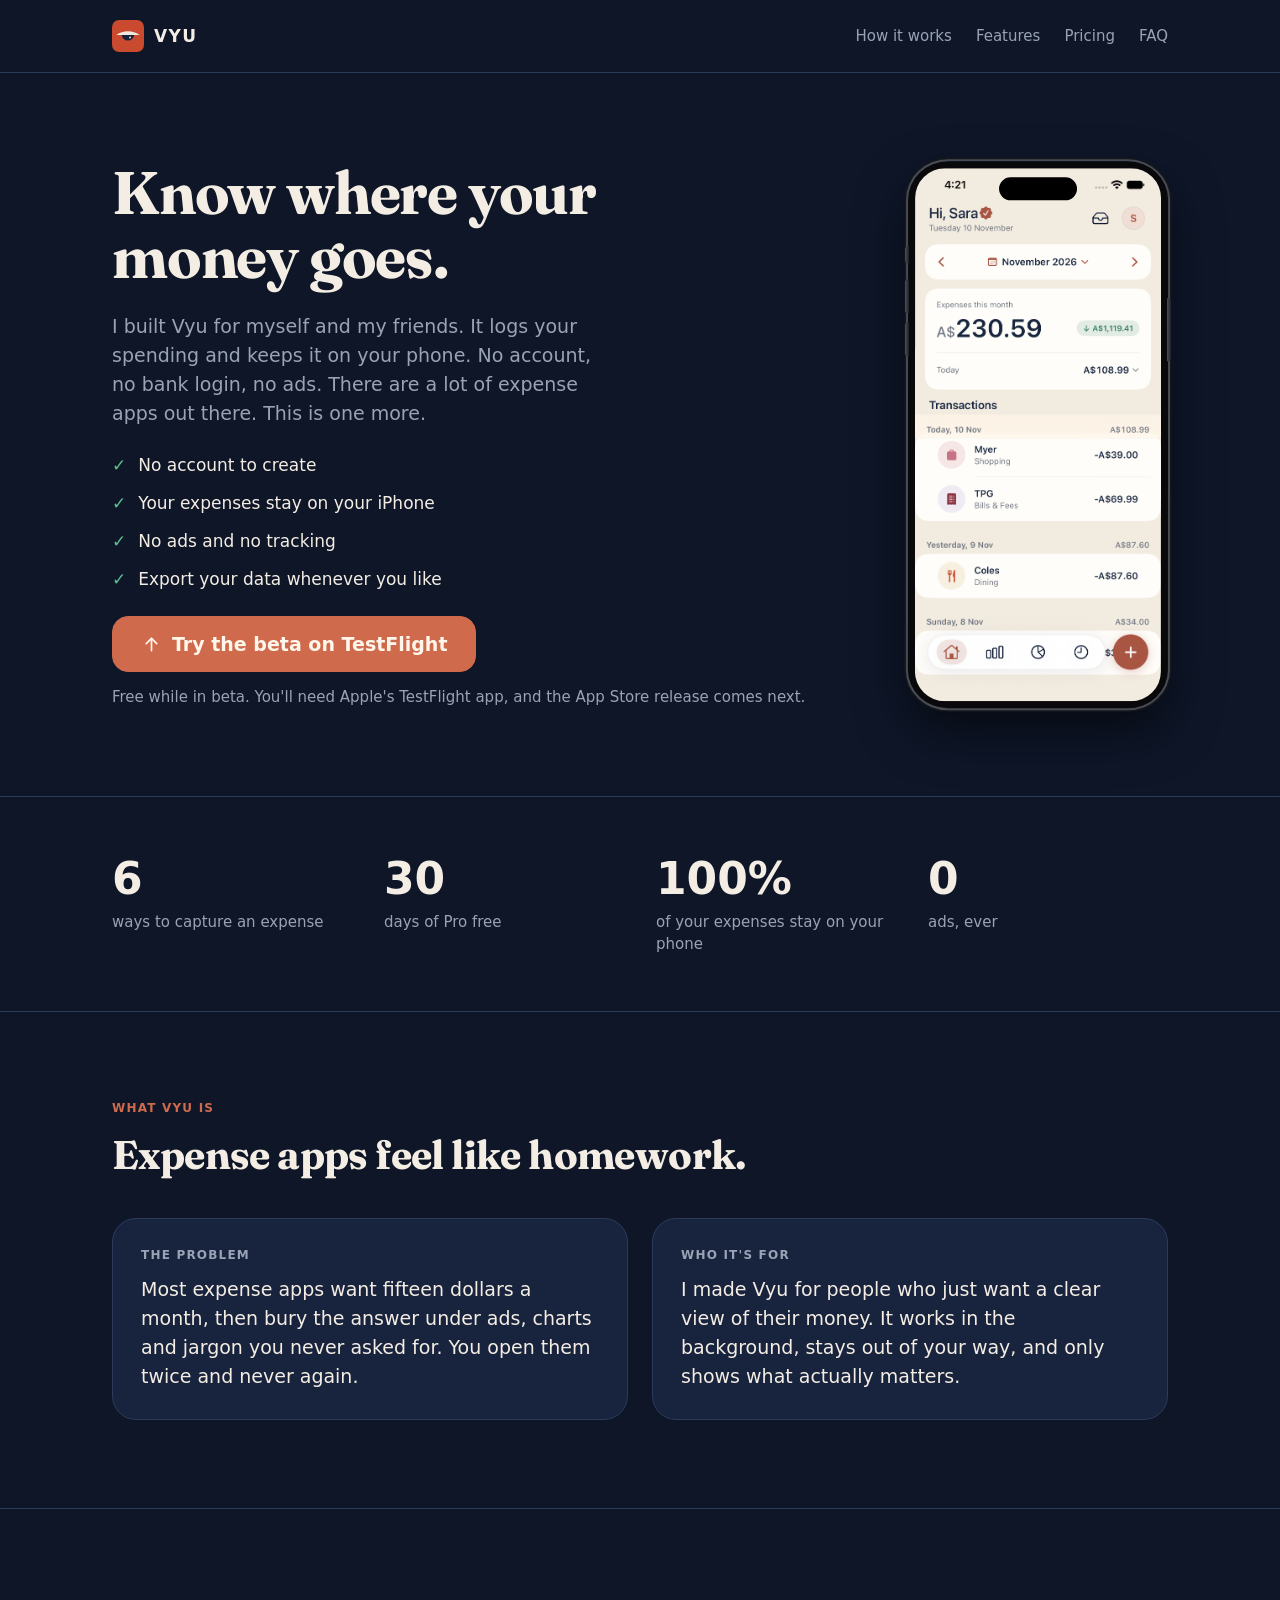
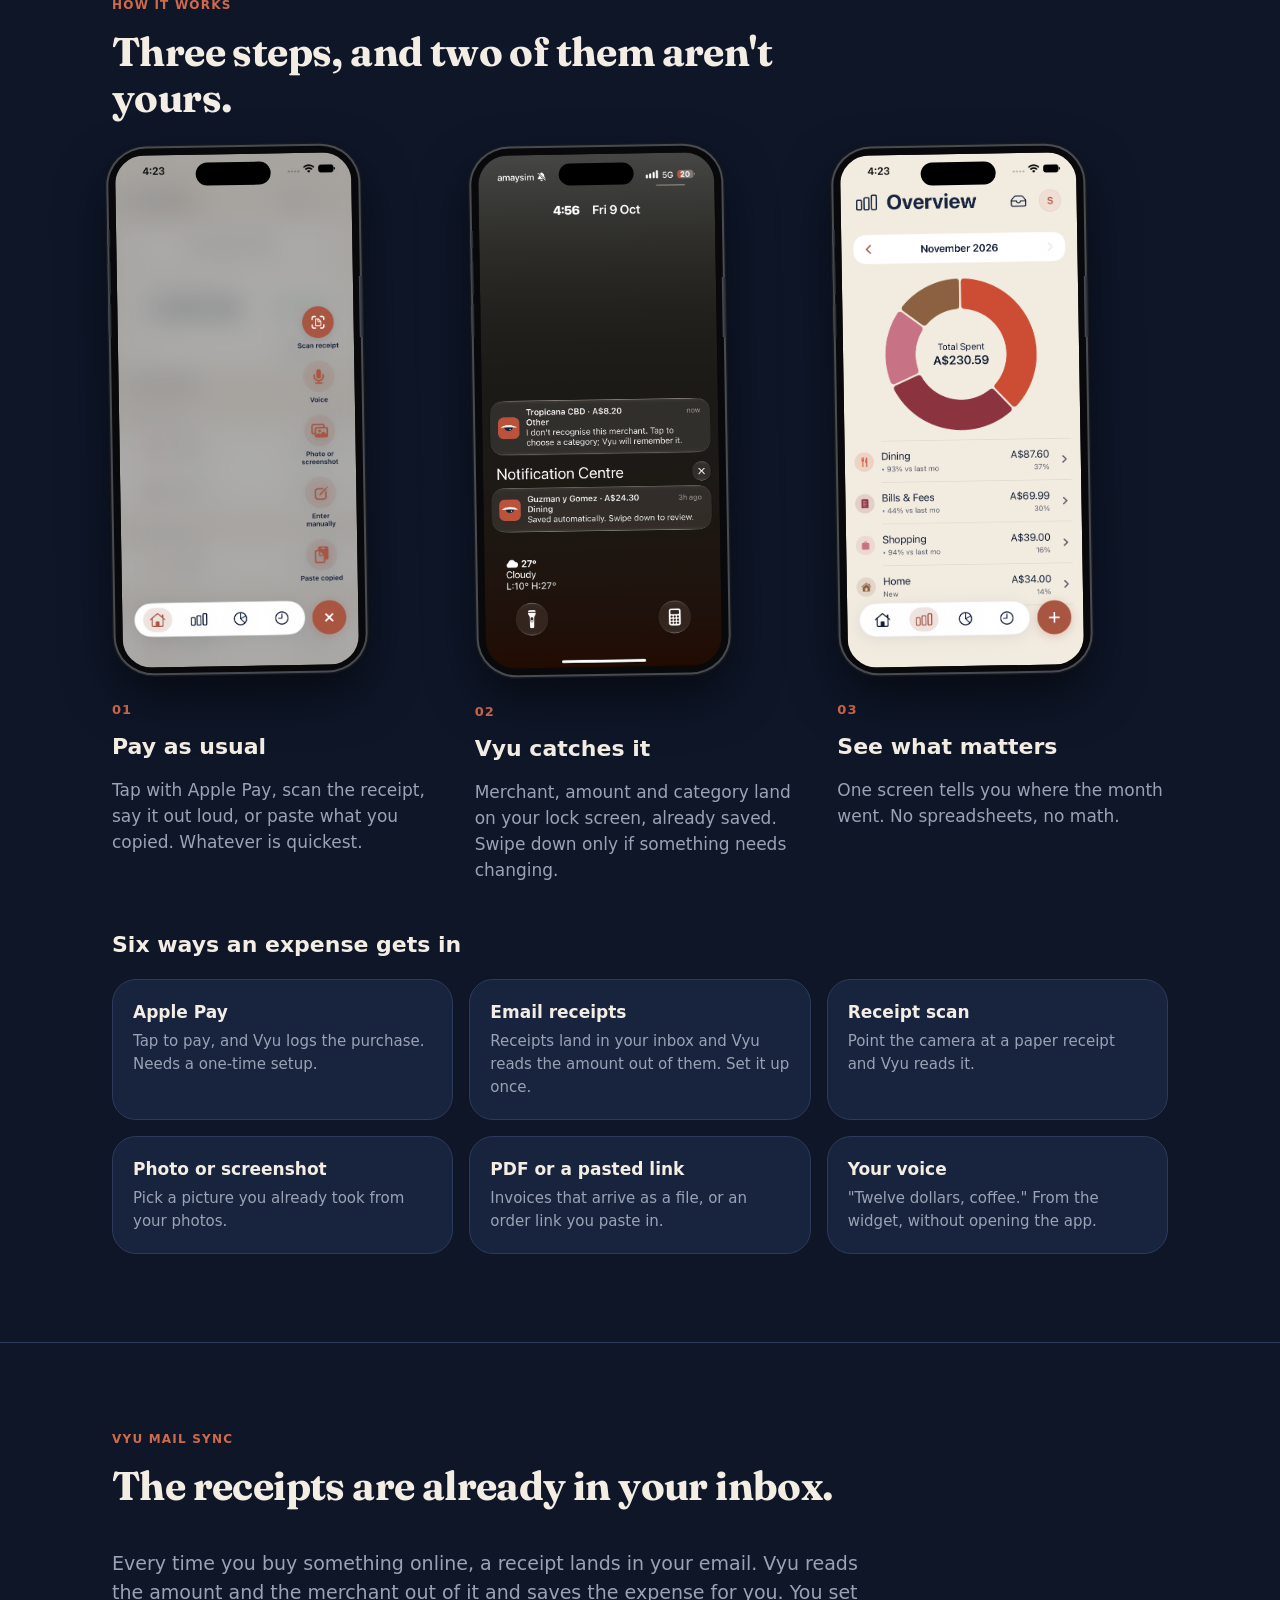
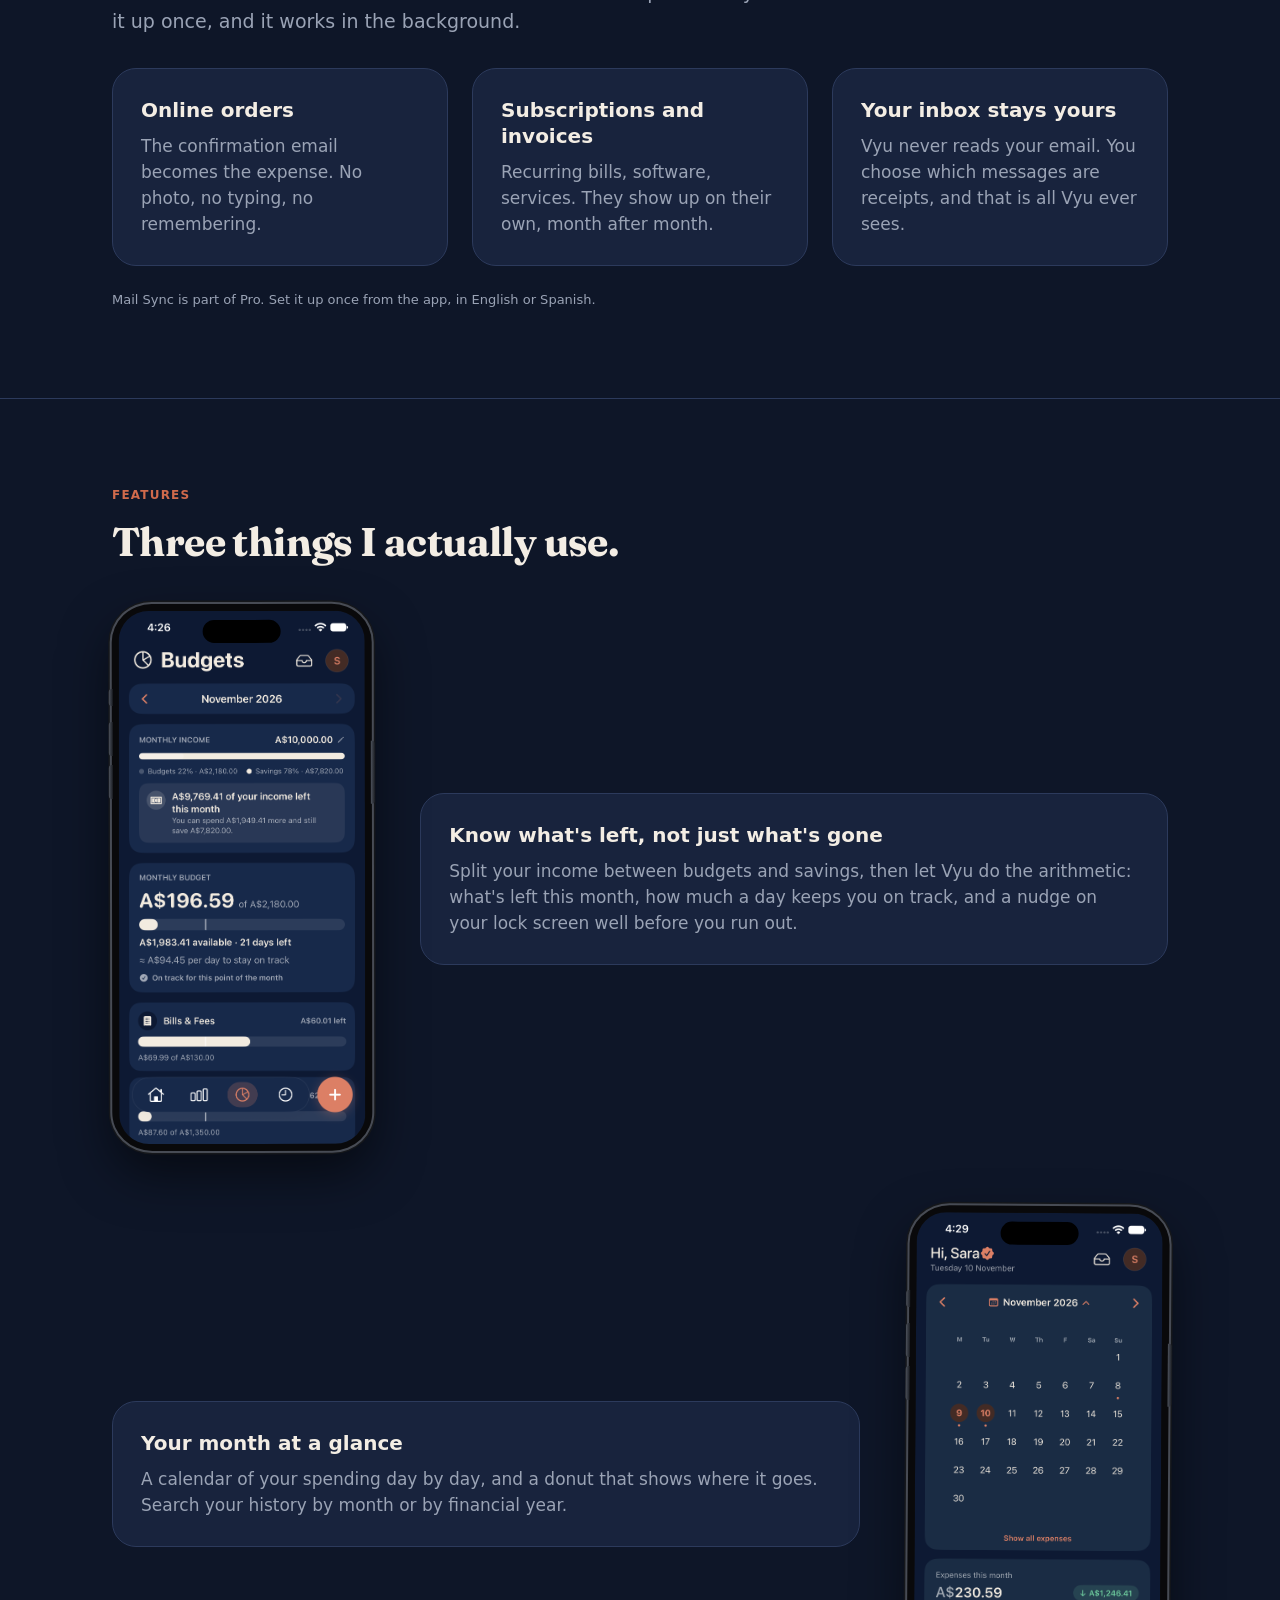
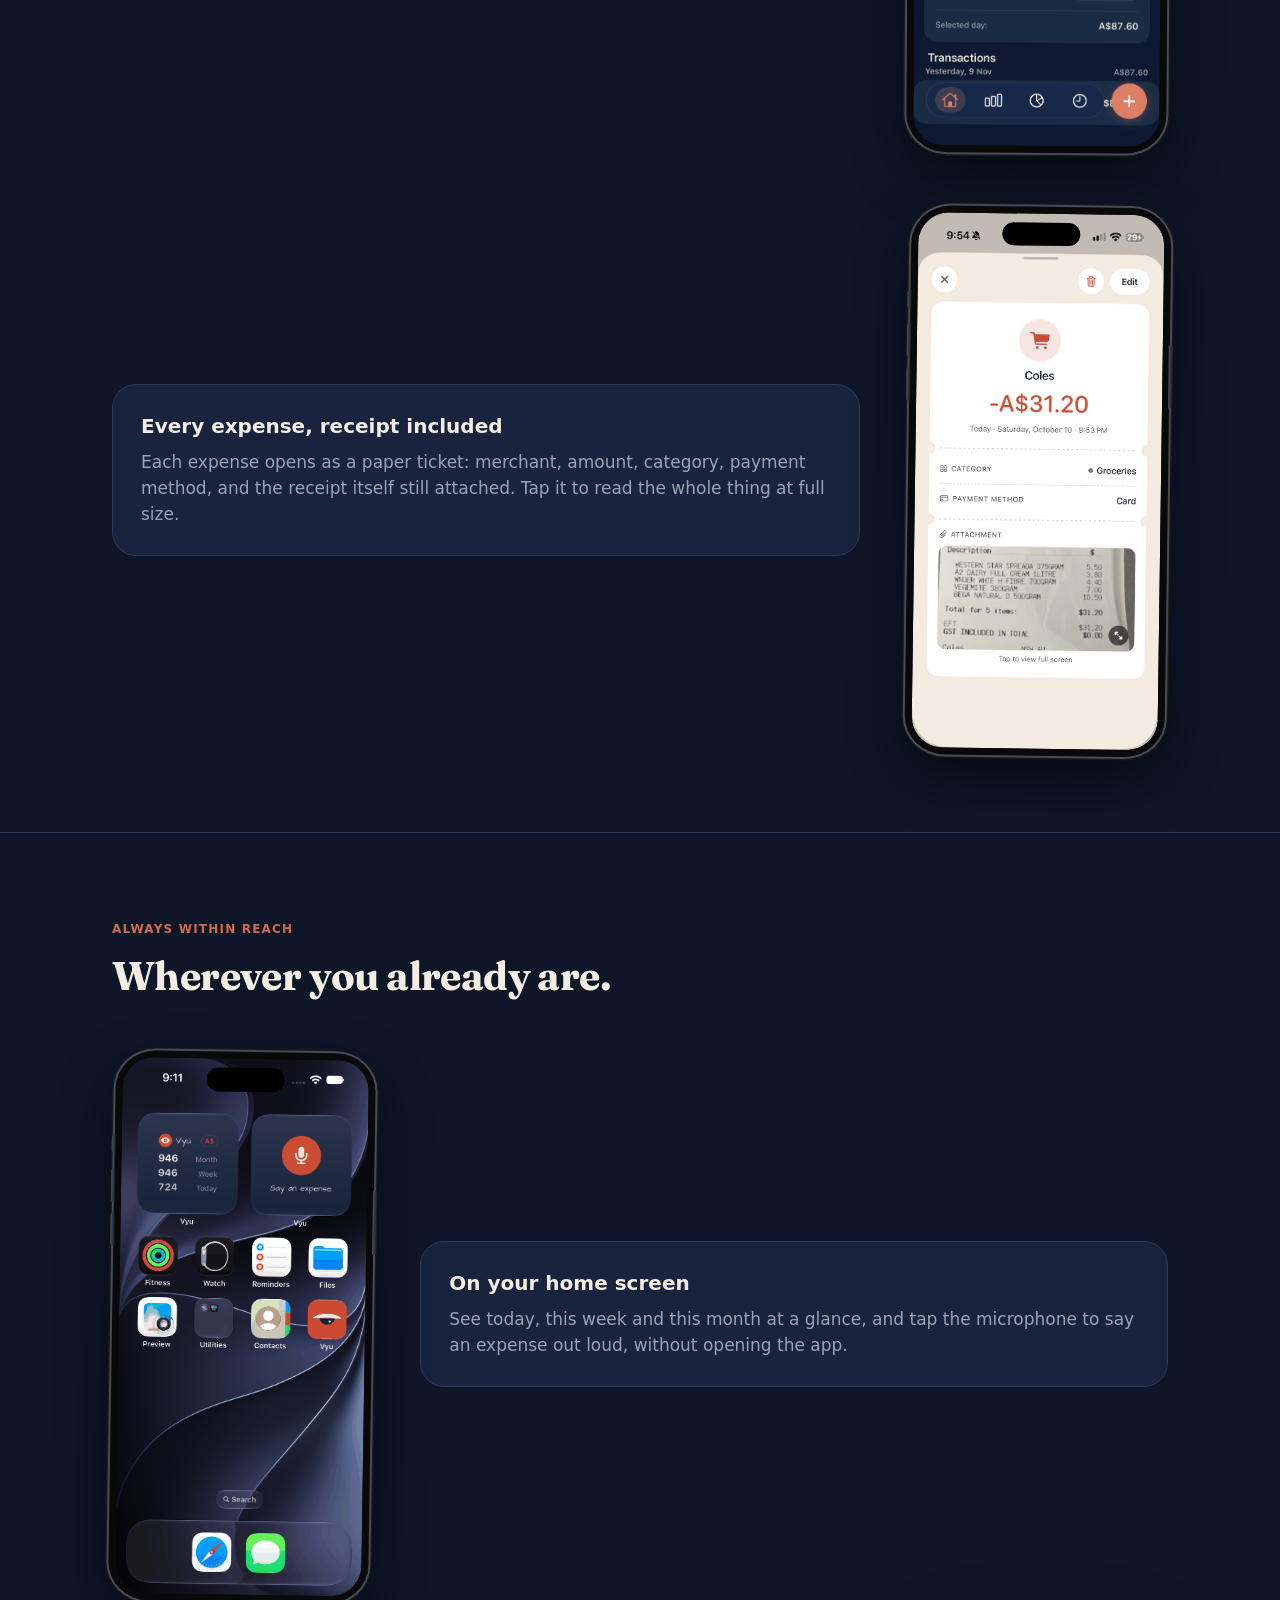
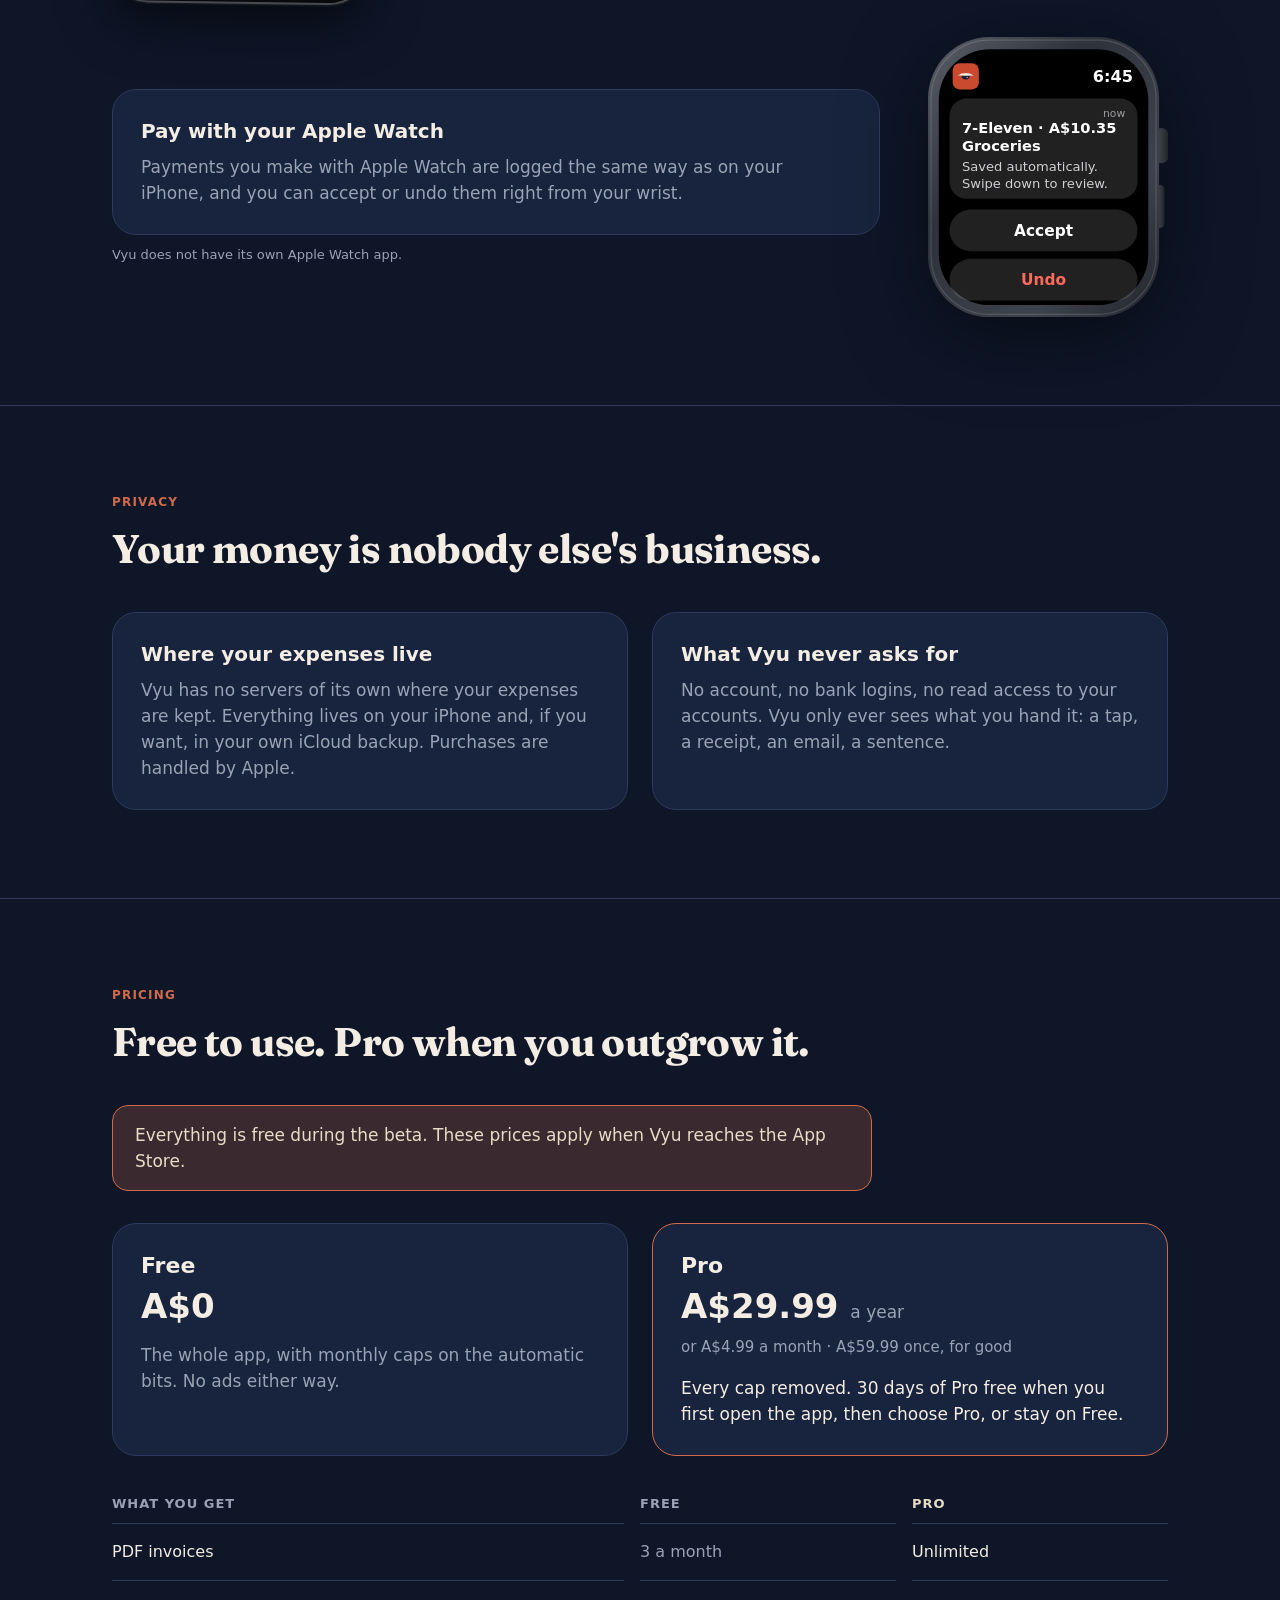
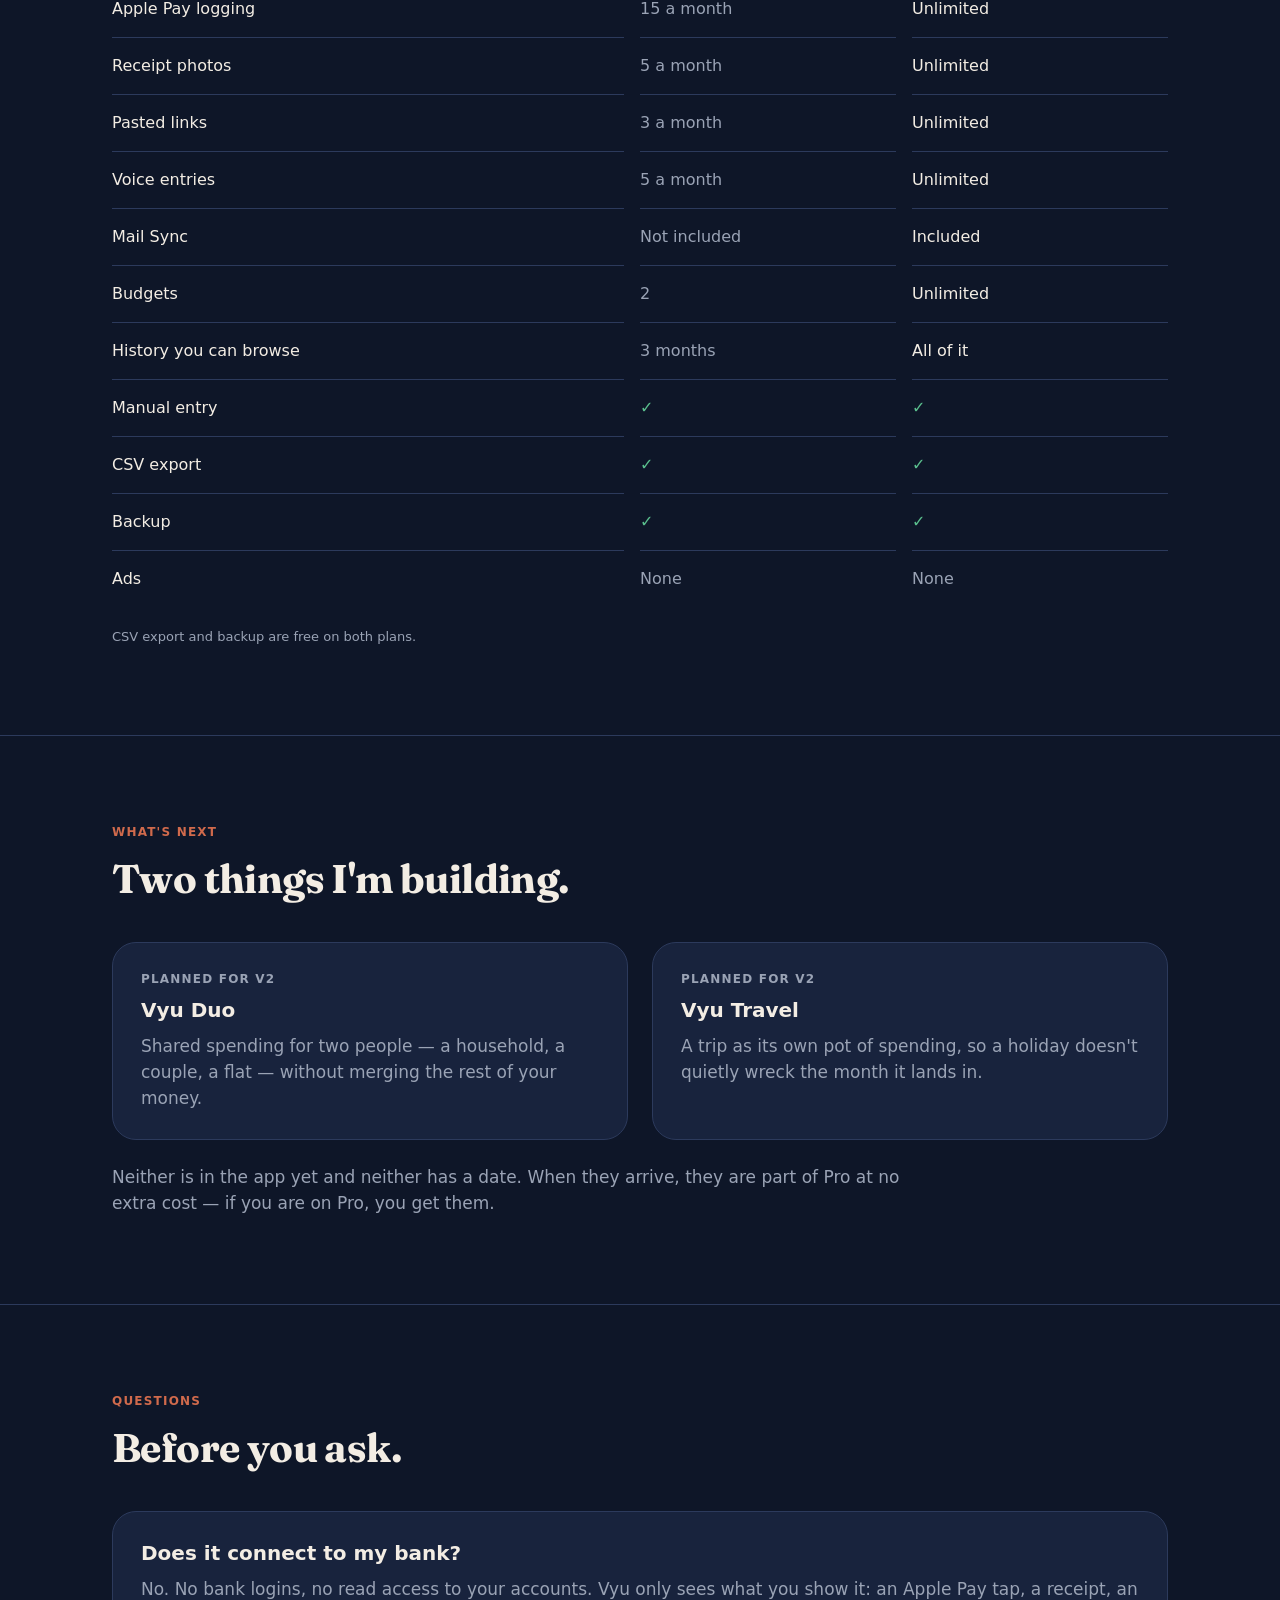
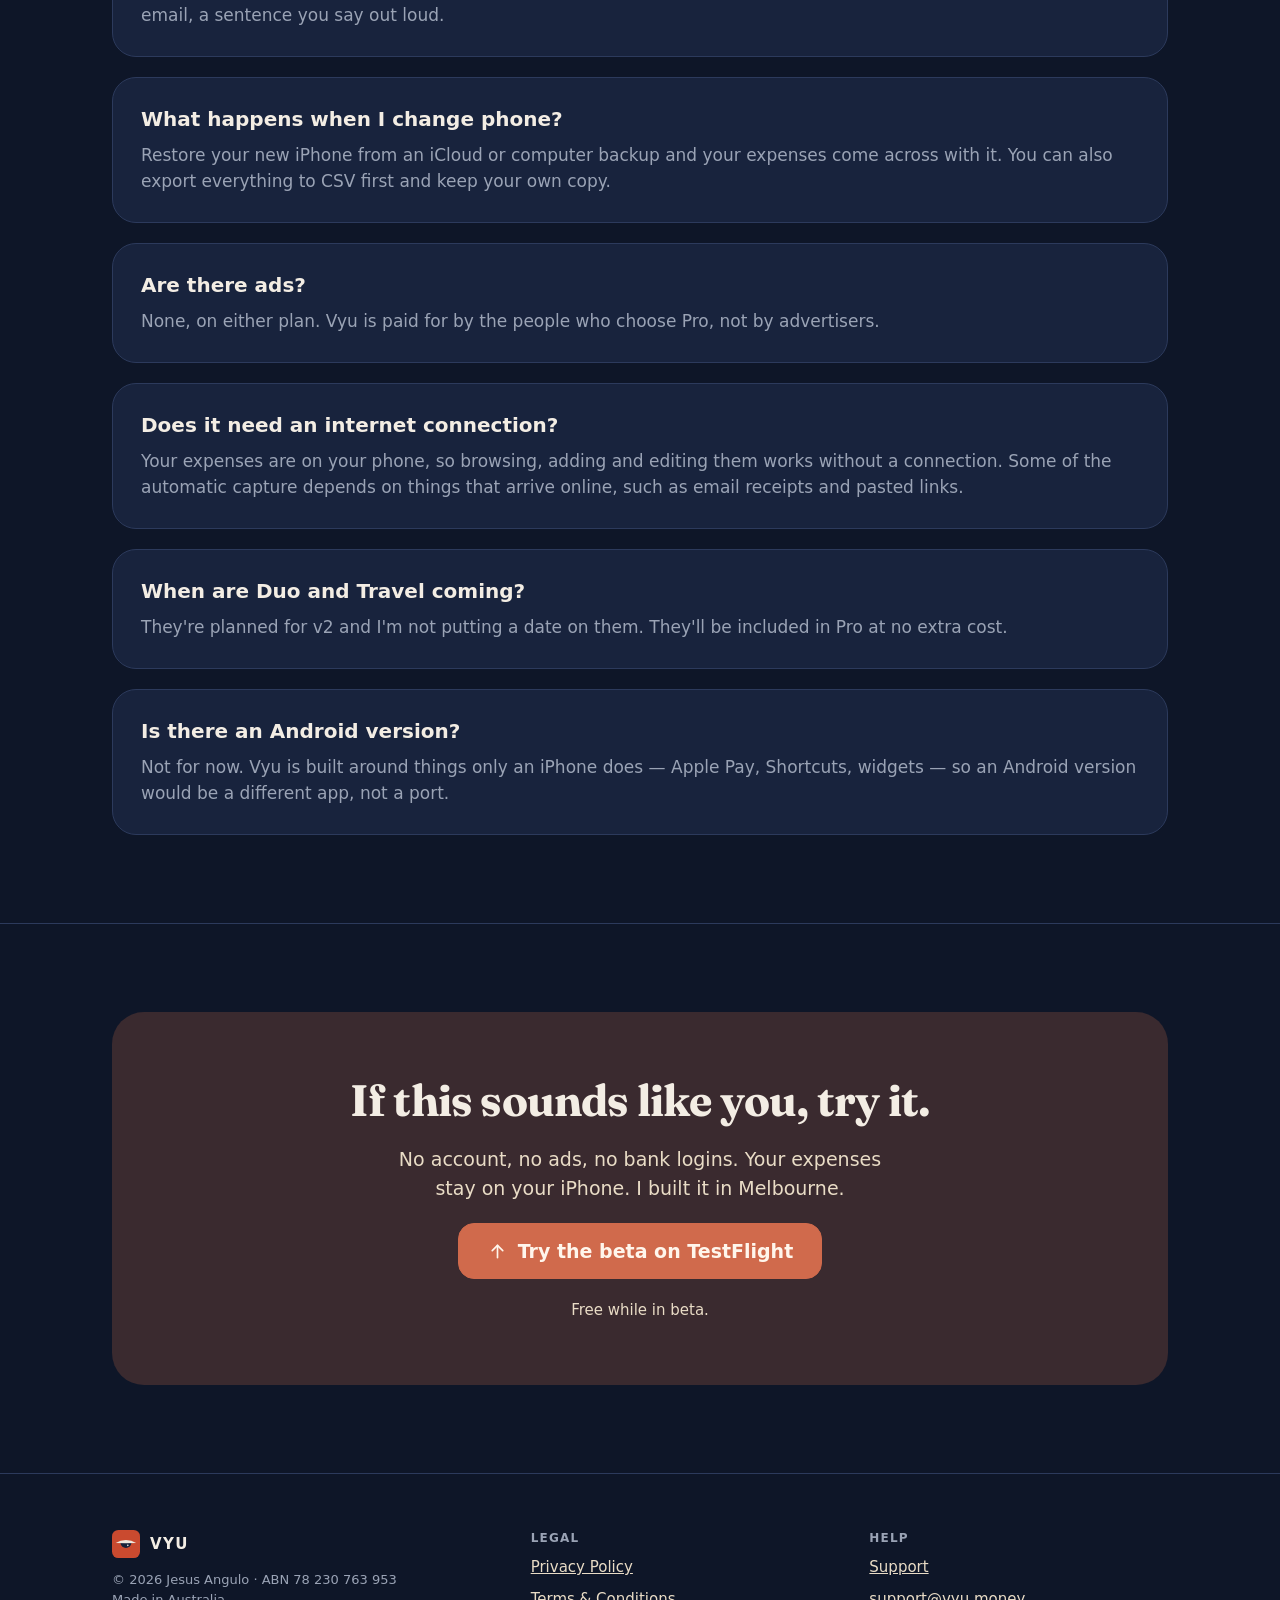
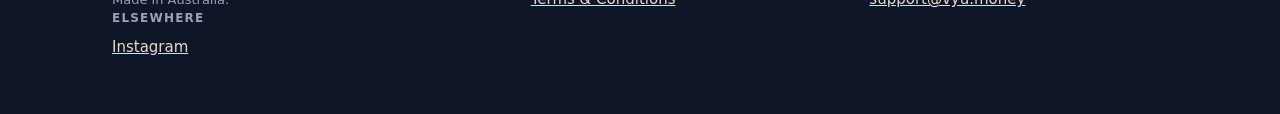
<file: index.html>
<!doctype html>
<html lang="en">
<head>
<meta charset="utf-8">
<meta name="viewport" content="width=device-width, initial-scale=1">
<title>Vyu — Expense Tracker</title><meta name="description" content="Vyu logs your spending for you and keeps it on your phone. No account, no ads, no bank logins. Try the beta on TestFlight.">
<link rel="icon" href="/favicon.ico" sizes="any">
<link rel="icon" href="/icon.svg" type="image/svg+xml">
<link rel="apple-touch-icon" href="/apple-touch-icon.png">
<link rel="canonical" href="https://vyu.money/">
<meta name="theme-color" content="#0e1628">
<meta property="og:type" content="website">
<meta property="og:site_name" content="Vyu">
<meta property="og:title" content="Vyu — Expense Tracker">
<meta property="og:description" content="Vyu logs your spending for you and keeps it on your phone. No account, no ads, no bank logins. Try the beta on TestFlight.">
<meta property="og:url" content="https://vyu.money/">
<!-- og-image.png todavía no existe en el repo. 1200x630, hecha alrededor de la captura del hero. -->
<meta property="og:image" content="https://vyu.money/og-image.png">
<meta property="og:image:width" content="1200">
<meta property="og:image:height" content="630">
<meta property="og:image:alt" content="The Vyu dashboard on an iPhone, showing a monthly spending total above a list of recent expenses.">
<meta property="og:locale" content="en_AU">
<meta name="twitter:card" content="summary_large_image">
<script>document.documentElement.classList.add('js');</script>
<link rel="preconnect" href="https://fonts.googleapis.com">
<link rel="preconnect" href="https://fonts.gstatic.com" crossorigin>
<link href="https://fonts.googleapis.com/css2?family=Fraunces:opsz,wght@9..144,600;9..144,700&display=swap" rel="stylesheet">
<style>
*, *::before, *::after { box-sizing: border-box; }
html { -webkit-text-size-adjust: 100%; }
body { margin: 0; background: #0e1628; color: #f3ede4; overflow-x: hidden;
  font-family: -apple-system, "SF Pro Text", system-ui, "Helvetica Neue", Arial, sans-serif; }
img, svg { max-width: 100%; }
a { color: #e9dcc6; }
a:hover { color: #ffffff; }
:focus-visible { outline: 2px solid #d06a4c; outline-offset: 3px; border-radius: 4px; }
.wrap { max-width: 1120px; margin: 0 auto; padding-left: 32px; padding-right: 32px; }
.eyebrow { font-size: 12px; line-height: 16px; font-weight: 600; letter-spacing: 1.2px; text-transform: uppercase; color: #e9dcc6; }
.card { background: #18233d; border: 1px solid #2c3a5c; border-radius: 24px; padding: 28px; }
.iab { margin: 0; max-width: 520px; background: #3a2a2f; border: 1px solid #d06a4c;
  border-radius: 16px; padding: 14px 18px; font-size: 15px; line-height: 23px; color: #e9dcc6; }
.iab b { color: #f3ede4; font-weight: 600; }
.cta { background: #d06a4c; color: #fff6ec; text-decoration: none; border: 1px solid #d06a4c;
  border-radius: 16px; padding: 15px 28px; font-size: 19px; line-height: 24px; font-weight: 700;
  display: inline-flex; align-items: center; gap: 10px; }
.cta:hover { background: #b9583b; border-color: #b9583b; color: #fff6ec; }
.soon { background: #3a2a2f; color: #e9dcc6; border: 1px solid #d06a4c; border-radius: 16px; padding: 14px 26px; font-size: 19px; line-height: 24px; font-weight: 700; display: inline-flex; align-items: center; gap: 10px; }
.navlink { color: #9aa3b5; text-decoration: none; font-size: 15px; line-height: 22px; }
.navlink:hover { color: #f3ede4; }
.h2 { margin: 0 0 40px; font-family: -apple-system, "SF Pro Display", system-ui, sans-serif; font-size: 40px; line-height: 46px; font-weight: 700; letter-spacing: -0.6px; color: #f3ede4; }
.sec { border-top: 1px solid #2c3a5c; }
.pad { padding-top: 88px; padding-bottom: 88px; }
.row { display: flex; flex-wrap: wrap; gap: 48px; align-items: center; margin-bottom: 48px; }
.note { font-size: 13px; line-height: 20px; color: #9aa3b5; }
.tick { color: #5bc08e; font-weight: 700; }
.cell { padding: 16px 0; border-top: 1px solid #2c3a5c; font-size: 16px; line-height: 24px; }

/* marco de teléfono dibujado: la captura es solo la pantalla */
.phone { display: block; width: 100%; height: auto; border-radius: 12.2% / 5.6%; }
.device { display: block; position: relative; width: 100%; padding: 2.7%;
  border-radius: 15.4% / 7.0%;
  background: #09090b;
  box-shadow: 0 0 0 2px #474b54, 0 0 0 3.5px #15171b, 0 22px 50px rgba(0,0,0,0.55); }
.device > .island { position: absolute; left: 50%; transform: translateX(-50%); top: 2.95%;
  width: 30%; aspect-ratio: 3.35 / 1; border-radius: 999px; background: #000; }
.device::before, .device::after, .device > .btns::before, .device > .btns::after {
  content: ""; position: absolute; background: linear-gradient(90deg, #4c515b, #1c1f25); }
.device::after  { right: -1.0%; top: 25%; width: 1.5%; height: 11.5%; border-radius: 0 3px 3px 0; }
.device::before { left: -1.0%; top: 15.5%; width: 1.5%; height: 3.2%; border-radius: 3px 0 0 3px; }
.device > .btns::before { left: -1.0%; top: 21.5%; width: 1.5%; height: 6.2%; border-radius: 3px 0 0 3px; }
.device > .btns::after  { left: -1.0%; top: 29.5%; width: 1.5%; height: 6.2%; border-radius: 3px 0 0 3px; }
.device--cut { border-radius: 15.4% 15.4% 0 0 / 8.6% 8.6% 0 0; padding-bottom: 0; }
.device--cut .phone { border-radius: 12.2% 12.2% 0 0 / 6.9% 6.9% 0 0; }
.device--cut > .island { top: 3.6%; }
.device--cut::after  { top: 31%; height: 14.5%; }
.device--cut::before { top: 19%; height: 4%; }
.device--cut > .btns::before { top: 26.5%; height: 7.8%; }
.device--cut > .btns::after  { top: 36.5%; height: 7.8%; }

@media (max-width: 480px) {
  .wrap { padding-left: 16px; padding-right: 16px; }
  .pad { padding-top: 56px; padding-bottom: 56px; }
  .h2 { font-size: 30px; line-height: 36px; }
  .row { gap: 28px; margin-bottom: 36px; }
  .cell { font-size: 14px; line-height: 20px; padding: 12px 0; }
}
@media (prefers-reduced-motion: no-preference) { html { scroll-behavior: smooth; } }

/* scroll: las secciones aparecen al entrar en pantalla (solo si hay JS) */
.js section { opacity: 0; transform: translateY(24px); transition: opacity .7s ease, transform .7s ease; }
.js section.in { opacity: 1; transform: none; }
.js .card { opacity: 0; transform: translateY(18px); transition: opacity .6s ease, transform .6s ease; }
.js section.in .card { opacity: 1; transform: none; }
.stat-num { font-family: -apple-system, "SF Pro Display", system-ui, sans-serif; font-size: 44px; line-height: 52px; font-weight: 700; color: #f3ede4; }
.stat-label { font-size: 15px; line-height: 22px; color: #9aa3b5; margin-top: 6px; }
@media (prefers-reduced-motion: reduce) { .js section, .js .card { opacity: 1; transform: none; transition: none; } }

/* editorial y atrevida: serif display para titulares, eyebrow terracotta */
h1, h2 { font-family: "Fraunces", Georgia, "Times New Roman", serif !important; letter-spacing: -0.02em; }
.eyebrow { color: #d06a4c; }
</style>
</head>
<body>

<nav style="border-bottom: 1px solid #2c3a5c">
  <div class="wrap" style="display: flex; flex-wrap: wrap; gap: 16px; align-items: center; justify-content: space-between; padding-top: 20px; padding-bottom: 20px">
    <a href="#top" aria-label="Vyu" style="display: flex; align-items: center; gap: 10px; text-decoration: none">
      <svg viewBox="0 0 1024 1024" width="32" height="32" aria-hidden="true" style="display: block">
        <rect width="1024" height="1024" rx="230" fill="#CA4A2F"></rect>
        <path d="M310 474 A 13990 13990 0 0 1 709 474 A 200 200 0 0 1 310 474 Z" fill="#16213A"></path>
        <path d="M136 477 A 665.7 665.7 0 0 1 884 477 A 13990 13990 0 0 1 136 477 Z" fill="#EFE8DE"></path>
        <circle cx="578" cy="561" r="30" fill="#EFE8DE"></circle>
      </svg>
      <span style="font-size: 17px; font-weight: 700; letter-spacing: 1.4px; color: #f3ede4">VYU</span>
    </a>
    <div style="display: flex; flex-wrap: wrap; align-items: center; gap: 24px">
      <a class="navlink" href="#how" data-i18n="nav.how">How it works</a>
      <a class="navlink" href="#features" data-i18n="nav.features">Features</a>
      <a class="navlink" href="#pricing" data-i18n="nav.pricing">Pricing</a>
      <a class="navlink" href="#faq" data-i18n="nav.faq">FAQ</a>
      </div>
  </div>
</nav>

<header id="top">
  <div class="wrap pad">
    <div style="display: flex; flex-wrap: wrap; gap: 56px; align-items: center">
      <div style="flex: 999 1 440px; min-width: 0; display: flex; flex-direction: column; gap: 24px">
        <h1 data-i18n="hero.title" style="margin: 0; font-family: -apple-system, 'SF Pro Display', system-ui, sans-serif; font-size: clamp(38px, 9vw, 60px); line-height: 1.06; font-weight: 700; letter-spacing: -1.2px; color: #f3ede4">Know where your<br>money goes.</h1>
        <p data-i18n="hero.lede" style="margin: 0; max-width: 480px; font-size: 19px; line-height: 29px; color: #9aa3b5">I built Vyu for myself and my friends. It logs your spending and keeps it on your phone. No account, no bank login, no ads. There are a lot of expense apps out there. This is one more.</p>
        <ul style="margin: 0; padding: 0; list-style: none; display: flex; flex-direction: column; gap: 12px">
          <li style="display: flex; align-items: flex-start; gap: 12px; font-size: 17px; line-height: 26px; color: #f3ede4"><span class="tick" aria-hidden="true">✓</span><span data-i18n="hero.b1">No account to create</span></li>
          <li style="display: flex; align-items: flex-start; gap: 12px; font-size: 17px; line-height: 26px; color: #f3ede4"><span class="tick" aria-hidden="true">✓</span><span data-i18n="hero.b2">Your expenses stay on your iPhone</span></li>
          <li style="display: flex; align-items: flex-start; gap: 12px; font-size: 17px; line-height: 26px; color: #f3ede4"><span class="tick" aria-hidden="true">✓</span><span data-i18n="hero.b3">No ads and no tracking</span></li>
          <li style="display: flex; align-items: flex-start; gap: 12px; font-size: 17px; line-height: 26px; color: #f3ede4"><span class="tick" aria-hidden="true">✓</span><span data-i18n="hero.b4">Export your data whenever you like</span></li>
        </ul>
          <div style="display: flex; flex-direction: column; gap: 14px; align-items: flex-start">
            <a class="cta" href="https://testflight.apple.com/join/BEx8vKqc" rel="noopener">
              <svg viewBox="0 0 24 24" width="21" height="21" aria-hidden="true" fill="none" stroke="currentColor" stroke-width="1.9" stroke-linecap="round" stroke-linejoin="round"><path d="M12 19V5"></path><path d="M6 11l6-6 6 6"></path></svg>
              Try the beta on TestFlight
            </a>
            <span style="font-size: 15px; line-height: 22px; color: #9aa3b5">Free while in beta. You'll need Apple's TestFlight app, and the App Store release comes next.</span>
            <p class="iab" data-iab hidden>Instagram's built-in browser can't open TestFlight. Tap <b>•••</b> at the top right and choose <b>Open in browser</b>, then tap the button again.</p>
          </div>
      </div>
      <div style="flex: 1 1 260px; max-width: 300px">
        <span class="device"><i class="btns"></i><img class="phone" src="./assets/dashboard.png" width="1170" height="2532" data-i18n-attr="alt:hero.shotAlt" alt="The Vyu dashboard on an iPhone, showing expenses of A$230.59 this month and A$108.99 today, above recent expenses from Myer, TPG and Coles."><i class="island"></i></span>
      </div>
    </div>
  </div>
</header>

<section class="sec" aria-label="Vyu in numbers">
  <div class="wrap" style="padding-top: 56px; padding-bottom: 56px">
    <div style="display: flex; flex-wrap: wrap; gap: 32px; justify-content: space-between">
      <div style="flex: 1 1 160px">
        <div class="stat-num"><span data-count="6">0</span></div>
        <div class="stat-label">ways to capture an expense</div>
      </div>
      <div style="flex: 1 1 160px">
        <div class="stat-num"><span data-count="30">0</span></div>
        <div class="stat-label">days of Pro free</div>
      </div>
      <div style="flex: 1 1 160px">
        <div class="stat-num"><span data-count="100">0</span><span>%</span></div>
        <div class="stat-label">of your expenses stay on your phone</div>
      </div>
      <div style="flex: 1 1 160px">
        <div class="stat-num"><span data-count="0">0</span></div>
        <div class="stat-label">ads, ever</div>
      </div>
    </div>
  </div>
</section>

<section class="sec">
  <div class="wrap pad">
    <p class="eyebrow" data-i18n="what.eyebrow" style="margin: 0 0 16px">What Vyu is</p>
    <h2 class="h2" data-i18n="what.title" style="max-width: 760px">Expense apps feel like homework.</h2>
    <div style="display: flex; flex-wrap: wrap; gap: 24px">
      <div class="card" style="flex: 1 1 380px">
        <p class="eyebrow" data-i18n="what.problemLabel" style="margin: 0 0 12px; color: #9aa3b5">The problem</p>
        <p data-i18n="what.problem" style="margin: 0; font-size: 19px; line-height: 29px; color: #f3ede4">Most expense apps want fifteen dollars a month, then bury the answer under ads, charts and jargon you never asked for. You open them twice and never again.</p>
      </div>
      <div class="card" style="flex: 1 1 380px">
        <p class="eyebrow" data-i18n="what.whoLabel" style="margin: 0 0 12px; color: #9aa3b5">Who it's for</p>
        <p data-i18n="what.who" style="margin: 0; font-size: 19px; line-height: 29px; color: #f3ede4">I made Vyu for people who just want a clear view of their money. It works in the background, stays out of your way, and only shows what actually matters.</p>
      </div>
    </div>
  </div>
</section>

<section id="how" class="sec">
  <div class="wrap pad">
    <p class="eyebrow" data-i18n="how.eyebrow" style="margin: 0 0 16px">How it works</p>
    <h2 class="h2" data-i18n="how.title" style="max-width: 700px">Three steps, and two of them aren't yours.</h2>
    <div style="display: flex; flex-wrap: wrap; gap: 32px; margin-bottom: 48px">
      <div style="flex: 1 1 280px; display: flex; flex-direction: column; gap: 16px">
        <div style="max-width: 250px"><span class="device"><i class="btns"></i><img class="phone" src="./assets/add-expense.png" width="1170" height="2532" loading="lazy" data-i18n-attr="alt:how.s1.alt" alt="The Add expense sheet in Vyu, offering Scan receipt, Voice, Photo or screenshot, Enter manually and Paste copied."><i class="island"></i></span></div>
        <p style="margin: 0; font-size: 13px; font-weight: 700; letter-spacing: 1px; color: #d06a4c">01</p>
        <h3 data-i18n="how.s1.title" style="margin: 0; font-size: 22px; line-height: 28px; font-weight: 600; color: #f3ede4">Pay as usual</h3>
        <p data-i18n="how.s1.body" style="margin: 0; font-size: 17px; line-height: 26px; color: #9aa3b5">Tap with Apple Pay, scan the receipt, say it out loud, or paste what you copied. Whatever is quickest.</p>
      </div>
      <div style="flex: 1 1 280px; display: flex; flex-direction: column; gap: 16px">
        <div style="max-width: 250px"><span class="device"><i class="btns"></i><img class="phone" src="./assets/notification.png" width="660" height="1433" loading="lazy" data-i18n-attr="alt:how.s2.alt" alt="A lock screen notification from Vyu reading 7-Eleven, A$3.70, Groceries, saved automatically."><i class="island"></i></span></div>
        <p style="margin: 0; font-size: 13px; font-weight: 700; letter-spacing: 1px; color: #d06a4c">02</p>
        <h3 data-i18n="how.s2.title" style="margin: 0; font-size: 22px; line-height: 28px; font-weight: 600; color: #f3ede4">Vyu catches it</h3>
        <p data-i18n="how.s2.body" style="margin: 0; font-size: 17px; line-height: 26px; color: #9aa3b5">Merchant, amount and category land on your lock screen, already saved. Swipe down only if something needs changing.</p>
      </div>
      <div style="flex: 1 1 280px; display: flex; flex-direction: column; gap: 16px">
        <div style="max-width: 250px"><span class="device"><i class="btns"></i><img class="phone" src="./assets/overview.png" width="1170" height="2532" loading="lazy" data-i18n-attr="alt:how.s3.alt" alt="The Overview screen in Vyu, with a donut chart showing total spent A$230.59 split across Dining, Bills &amp; Fees, Shopping and Home."><i class="island"></i></span></div>
        <p style="margin: 0; font-size: 13px; font-weight: 700; letter-spacing: 1px; color: #d06a4c">03</p>
        <h3 data-i18n="how.s3.title" style="margin: 0; font-size: 22px; line-height: 28px; font-weight: 600; color: #f3ede4">See what matters</h3>
        <p data-i18n="how.s3.body" style="margin: 0; font-size: 17px; line-height: 26px; color: #9aa3b5">One screen tells you where the month went. No spreadsheets, no math.</p>
      </div>
    </div>

    <h3 data-i18n="ways.title" style="margin: 0 0 20px; font-size: 22px; line-height: 28px; font-weight: 600; color: #f3ede4">Six ways an expense gets in</h3>
    <div style="display: flex; flex-wrap: wrap; gap: 16px">
      <div class="card" style="flex: 1 1 300px; padding: 20px">
        <h4 data-i18n="ways.applepay.title" style="margin: 0 0 6px; font-size: 17px; line-height: 24px; font-weight: 600; color: #f3ede4">Apple Pay</h4>
        <p data-i18n="ways.applepay.body" style="margin: 0; font-size: 15px; line-height: 23px; color: #9aa3b5">Tap to pay, and Vyu logs the purchase. Needs a one-time setup.</p>
      </div>
      <div class="card" style="flex: 1 1 300px; padding: 20px">
        <h4 data-i18n="ways.email.title" style="margin: 0 0 6px; font-size: 17px; line-height: 24px; font-weight: 600; color: #f3ede4">Email receipts</h4>
        <p data-i18n="ways.email.body" style="margin: 0; font-size: 15px; line-height: 23px; color: #9aa3b5">Receipts land in your inbox and Vyu reads the amount out of them. Set it up once.</p>
      </div>
      <div class="card" style="flex: 1 1 300px; padding: 20px">
        <h4 data-i18n="ways.scan.title" style="margin: 0 0 6px; font-size: 17px; line-height: 24px; font-weight: 600; color: #f3ede4">Receipt scan</h4>
        <p data-i18n="ways.scan.body" style="margin: 0; font-size: 15px; line-height: 23px; color: #9aa3b5">Point the camera at a paper receipt and Vyu reads it.</p>
      </div>
      <div class="card" style="flex: 1 1 300px; padding: 20px">
        <h4 data-i18n="ways.photo.title" style="margin: 0 0 6px; font-size: 17px; line-height: 24px; font-weight: 600; color: #f3ede4">Photo or screenshot</h4>
        <p data-i18n="ways.photo.body" style="margin: 0; font-size: 15px; line-height: 23px; color: #9aa3b5">Pick a picture you already took from your photos.</p>
      </div>
      <div class="card" style="flex: 1 1 300px; padding: 20px">
        <h4 data-i18n="ways.pdf.title" style="margin: 0 0 6px; font-size: 17px; line-height: 24px; font-weight: 600; color: #f3ede4">PDF or a pasted link</h4>
        <p data-i18n="ways.pdf.body" style="margin: 0; font-size: 15px; line-height: 23px; color: #9aa3b5">Invoices that arrive as a file, or an order link you paste in.</p>
      </div>
      <div class="card" style="flex: 1 1 300px; padding: 20px">
        <h4 data-i18n="ways.voice.title" style="margin: 0 0 6px; font-size: 17px; line-height: 24px; font-weight: 600; color: #f3ede4">Your voice</h4>
        <p data-i18n="ways.voice.body" style="margin: 0; font-size: 15px; line-height: 23px; color: #9aa3b5">"Twelve dollars, coffee." From the widget, without opening the app.</p>
      </div>
    </div>
  </div>
</section>

<section id="mailsync" class="sec">
  <div class="wrap pad">
    <p class="eyebrow" data-i18n="mailsync.eyebrow" style="margin: 0 0 16px">Vyu Mail Sync</p>
    <h2 class="h2" data-i18n="mailsync.title" style="max-width: 760px">The receipts are already in your inbox.</h2>
    <p data-i18n="mailsync.body" style="margin: 0 0 32px; max-width: 760px; font-size: 19px; line-height: 29px; color: #9aa3b5">Every time you buy something online, a receipt lands in your email. Vyu reads the amount and the merchant out of it and saves the expense for you. You set it up once, and it works in the background.</p>
    <div style="display: flex; flex-wrap: wrap; gap: 24px">
      <div class="card" style="flex: 1 1 280px">
        <h3 data-i18n="mailsync.orders.title" style="margin: 0 0 10px; font-size: 20px; line-height: 26px; font-weight: 600; color: #f3ede4">Online orders</h3>
        <p data-i18n="mailsync.orders.body" style="margin: 0; font-size: 17px; line-height: 26px; color: #9aa3b5">The confirmation email becomes the expense. No photo, no typing, no remembering.</p>
      </div>
      <div class="card" style="flex: 1 1 280px">
        <h3 data-i18n="mailsync.subs.title" style="margin: 0 0 10px; font-size: 20px; line-height: 26px; font-weight: 600; color: #f3ede4">Subscriptions and invoices</h3>
        <p data-i18n="mailsync.subs.body" style="margin: 0; font-size: 17px; line-height: 26px; color: #9aa3b5">Recurring bills, software, services. They show up on their own, month after month.</p>
      </div>
      <div class="card" style="flex: 1 1 280px">
        <h3 data-i18n="mailsync.privacy.title" style="margin: 0 0 10px; font-size: 20px; line-height: 26px; font-weight: 600; color: #f3ede4">Your inbox stays yours</h3>
        <p data-i18n="mailsync.privacy.body" style="margin: 0; font-size: 17px; line-height: 26px; color: #9aa3b5">Vyu never reads your email. You choose which messages are receipts, and that is all Vyu ever sees.</p>
      </div>
    </div>
    <p class="note" data-i18n="mailsync.note" style="margin: 24px 0 0">Mail Sync is part of Pro. Set it up once from the app, in English or Spanish.</p>
  </div>
</section>

<section id="features" class="sec">
  <div class="wrap pad">
    <p class="eyebrow" data-i18n="features.eyebrow" style="margin: 0 0 16px">Features</p>
    <h2 class="h2" data-i18n="features.title" style="max-width: 700px">Three things I actually use.</h2>

    <div class="row">
      <div style="flex: 1 1 260px; max-width: 290px"><span class="device"><i class="btns"></i><img class="phone" src="./assets/budgets.png" width="1170" height="2532" loading="lazy" data-i18n-attr="alt:features.budget.alt" alt="The Budgets screen in Vyu in dark mode, showing monthly income of A$10,000.00, A$9,769.41 left this month, and a per-day pace of about A$94.45 to stay on track."><i class="island"></i></span></div>
      <div style="flex: 999 1 420px; min-width: 0" class="card">
        <h3 data-i18n="features.budget.title" style="margin: 0 0 10px; font-size: 20px; line-height: 26px; font-weight: 600; color: #f3ede4">Know what's left, not just what's gone</h3>
        <p data-i18n="features.budget.body" style="margin: 0; font-size: 17px; line-height: 26px; color: #9aa3b5">Split your income between budgets and savings, then let Vyu do the arithmetic: what's left this month, how much a day keeps you on track, and a nudge on your lock screen well before you run out.</p>
      </div>
    </div>

    <div class="row">
      <div style="flex: 999 1 420px; min-width: 0" class="card">
        <h3 data-i18n="features.glance.title" style="margin: 0 0 10px; font-size: 20px; line-height: 26px; font-weight: 600; color: #f3ede4">Your month at a glance</h3>
        <p data-i18n="features.glance.body" style="margin: 0; font-size: 17px; line-height: 26px; color: #9aa3b5">A calendar of your spending day by day, and a donut that shows where it goes. Search your history by month or by financial year.</p>
      </div>
      <div style="flex: 1 1 260px; max-width: 290px"><span class="device"><i class="btns"></i><img class="phone" src="./assets/calendar.png" width="1170" height="2532" loading="lazy" data-i18n-attr="alt:features.glance.alt" alt="Vyu in dark mode, showing the November 2026 calendar with spending marked on days 9 and 10."><i class="island"></i></span></div>
    </div>

    <div class="row" style="margin-bottom: 0">
      <div style="flex: 999 1 420px; min-width: 0" class="card">
        <h3 data-i18n="features.ticket.title" style="margin: 0 0 10px; font-size: 20px; line-height: 26px; font-weight: 600; color: #f3ede4">Every expense, receipt included</h3>
        <p data-i18n="features.ticket.body" style="margin: 0; font-size: 17px; line-height: 26px; color: #9aa3b5">Each expense opens as a paper ticket: merchant, amount, category, payment method, and the receipt itself still attached. Tap it to read the whole thing at full size.</p>
      </div>
      <div style="flex: 1 1 260px; max-width: 290px"><span class="device"><i class="btns"></i><img class="phone" src="./assets/ticket.png" width="660" height="1433" loading="lazy" alt="An expense detail in Vyu laid out like a paper ticket: Coles, -A$31.20, Groceries, with the scanned grocery receipt attached."><i class="island"></i></span></div>
    </div>
  </div>
</section>

<section class="sec">
  <div class="wrap pad">
    <p class="eyebrow" data-i18n="reach.eyebrow" style="margin: 0 0 16px">Always within reach</p>
    <h2 class="h2" data-i18n="reach.title" style="max-width: 700px">Wherever you already are.</h2>
    <div class="row">
      <div style="flex: 1 1 260px; max-width: 290px"><span class="device"><i class="btns"></i><img class="phone" src="./assets/widgets.png" width="660" height="1435" loading="lazy" data-i18n-attr="alt:reach.widgets.alt" alt="An iPhone home screen with two Vyu widgets: a spending summary for the month, week and today, and a microphone widget labelled Say an expense."><i class="island"></i></span></div>
      <div style="flex: 999 1 420px; min-width: 0" class="card">
        <h3 data-i18n="reach.widgets.title" style="margin: 0 0 10px; font-size: 20px; line-height: 26px; font-weight: 600; color: #f3ede4">On your home screen</h3>
        <p data-i18n="reach.widgets.body" style="margin: 0; font-size: 17px; line-height: 26px; color: #9aa3b5">See today, this week and this month at a glance, and tap the microphone to say an expense out loud, without opening the app.</p>
      </div>
    </div>
    <div class="row" style="margin-bottom: 0">
      <div style="flex: 999 1 420px; min-width: 0">
        <div class="card">
          <h3 data-i18n="reach.watch.title" style="margin: 0 0 10px; font-size: 20px; line-height: 26px; font-weight: 600; color: #f3ede4">Pay with your Apple Watch</h3>
          <p data-i18n="reach.watch.body" style="margin: 0; font-size: 17px; line-height: 26px; color: #9aa3b5">Payments you make with Apple Watch are logged the same way as on your iPhone, and you can accept or undo them right from your wrist.</p>
        </div>
        <p class="note" data-i18n="reach.watch.note" style="margin: 10px 0 0">Vyu does not have its own Apple Watch app.</p>
      </div>
      <div style="flex: 1 1 240px; max-width: 280px">
        <svg viewBox="0 0 312 364" width="100%" role="img" aria-label="An Apple Watch showing a Vyu notification: 7-Eleven, A$10.35, Groceries, saved automatically, with Accept and Undo buttons." style="display: block; filter: drop-shadow(0 18px 40px rgba(0,0,0,0.5))">
          <defs>
            <linearGradient id="vyuCase" x1="0" y1="0" x2="1" y2="1">
              <stop offset="0" stop-color="#5a5f68"></stop><stop offset="0.35" stop-color="#2e333b"></stop>
              <stop offset="0.72" stop-color="#3d434c"></stop><stop offset="1" stop-color="#22262d"></stop>
            </linearGradient>
            <linearGradient id="vyuCrown" x1="0" y1="0" x2="1" y2="0">
              <stop offset="0" stop-color="#4b5059"></stop><stop offset="1" stop-color="#20242a"></stop>
            </linearGradient>
          </defs>
          <rect x="294" y="118" width="18" height="46" rx="9" fill="url(#vyuCrown)"></rect>
          <rect x="295" y="192" width="12" height="56" rx="6" fill="url(#vyuCrown)"></rect>
          <rect x="0" y="0" width="300" height="364" rx="80" fill="url(#vyuCase)"></rect>
          <rect x="4" y="4" width="292" height="356" rx="76" fill="none" stroke="rgba(255,255,255,0.14)" stroke-width="1.5"></rect>
          <rect x="14" y="16" width="272" height="332" rx="66" fill="#000000"></rect>
          <g transform="translate(32 34)">
            <rect width="34" height="34" rx="9" fill="#CA4A2F"></rect>
            <g transform="translate(2.8 2.8) scale(0.0277)">
              <path d="M310 474 A 13990 13990 0 0 1 709 474 A 200 200 0 0 1 310 474 Z" fill="#16213A"></path>
              <path d="M136 477 A 665.7 665.7 0 0 1 884 477 A 13990 13990 0 0 1 136 477 Z" fill="#EFE8DE"></path>
              <circle cx="578" cy="561" r="30" fill="#EFE8DE"></circle>
            </g>
          </g>
          <text x="266" y="58" text-anchor="end" font-family="-apple-system, 'SF Pro Text', system-ui, sans-serif" font-size="21" font-weight="600" fill="#FFFFFF">6:45</text>
          <rect x="28" y="80" width="244" height="130" rx="22" fill="rgba(255,255,255,0.13)"></rect>
          <text x="256" y="104" text-anchor="end" font-family="-apple-system, 'SF Pro Text', system-ui, sans-serif" font-size="14" fill="#9b9ba1">now</text>
          <text x="44" y="124" font-family="-apple-system, 'SF Pro Text', system-ui, sans-serif" font-size="19" font-weight="600" fill="#FFFFFF">7-Eleven · A$10.35</text>
          <text x="44" y="148" font-family="-apple-system, 'SF Pro Text', system-ui, sans-serif" font-size="19" font-weight="600" fill="#FFFFFF">Groceries</text>
          <text x="44" y="174" font-family="-apple-system, 'SF Pro Text', system-ui, sans-serif" font-size="17" fill="#CFCFD4">Saved automatically.</text>
          <text x="44" y="196" font-family="-apple-system, 'SF Pro Text', system-ui, sans-serif" font-size="17" fill="#CFCFD4">Swipe down to review.</text>
          <rect x="28" y="224" width="244" height="54" rx="27" fill="rgba(255,255,255,0.13)"></rect>
          <text x="150" y="258" text-anchor="middle" font-family="-apple-system, 'SF Pro Text', system-ui, sans-serif" font-size="20" font-weight="600" fill="#FFFFFF">Accept</text>
          <rect x="28" y="288" width="244" height="54" rx="27" fill="rgba(255,255,255,0.13)"></rect>
          <text x="150" y="322" text-anchor="middle" font-family="-apple-system, 'SF Pro Text', system-ui, sans-serif" font-size="20" font-weight="600" fill="#FF6A5C">Undo</text>
        </svg>
      </div>
    </div>
  </div>
</section>

<section class="sec">
  <div class="wrap pad">
    <p class="eyebrow" data-i18n="privacy.eyebrow" style="margin: 0 0 16px">Privacy</p>
    <h2 class="h2" data-i18n="privacy.title" style="max-width: 820px">Your money is nobody else's business.</h2>
    <div style="display: flex; flex-wrap: wrap; gap: 24px">
      <div class="card" style="flex: 1 1 380px">
        <h3 data-i18n="privacy.where.title" style="margin: 0 0 10px; font-size: 20px; line-height: 26px; font-weight: 600; color: #f3ede4">Where your expenses live</h3>
        <p data-i18n="privacy.where.body" style="margin: 0; font-size: 17px; line-height: 26px; color: #9aa3b5">Vyu has no servers of its own where your expenses are kept. Everything lives on your iPhone and, if you want, in your own iCloud backup. Purchases are handled by Apple.</p>
      </div>
      <div class="card" style="flex: 1 1 380px">
        <h3 data-i18n="privacy.never.title" style="margin: 0 0 10px; font-size: 20px; line-height: 26px; color: #f3ede4">What Vyu never asks for</h3>
        <p data-i18n="privacy.never.body" style="margin: 0; font-size: 17px; line-height: 26px; color: #9aa3b5">No account, no bank logins, no read access to your accounts. Vyu only ever sees what you hand it: a tap, a receipt, an email, a sentence.</p>
      </div>
    </div>
  </div>
</section>

<section id="pricing" class="sec">
  <div class="wrap pad">
    <p class="eyebrow" data-i18n="pricing.eyebrow" style="margin: 0 0 16px">Pricing</p>
    <h2 class="h2" data-i18n="pricing.title" style="max-width: 700px">Free to use. Pro when you outgrow it.</h2>
      <p style="margin: 0 0 32px; max-width: 760px; background: #3a2a2f; border: 1px solid #d06a4c; border-radius: 16px; padding: 16px 22px; font-size: 17px; line-height: 26px; color: #e9dcc6"><span data-i18n="pricing.beta">Everything is free during the beta. These prices apply when Vyu reaches the App Store.</span></p>
    <div style="display: flex; flex-wrap: wrap; gap: 24px; margin-bottom: 40px">
      <div class="card" style="flex: 1 1 320px">
        <h3 data-i18n="pricing.free.name" style="margin: 0 0 6px; font-size: 22px; line-height: 28px; font-weight: 600; color: #f3ede4">Free</h3>
        <p data-i18n="pricing.free.price" style="margin: 0 0 16px; font-family: -apple-system, 'SF Pro Display', system-ui, sans-serif; font-size: 34px; line-height: 40px; font-weight: 700; color: #f3ede4">A$0</p>
        <p data-i18n="pricing.free.body" style="margin: 0; font-size: 17px; line-height: 26px; color: #9aa3b5">The whole app, with monthly caps on the automatic bits. No ads either way.</p>
      </div>
      <div class="card" style="flex: 1 1 320px; border-color: #d06a4c">
        <h3 data-i18n="pricing.pro.name" style="margin: 0 0 6px; font-size: 22px; line-height: 28px; font-weight: 600; color: #f3ede4">Pro</h3>
        <p style="margin: 0 0 4px; font-family: -apple-system, 'SF Pro Display', system-ui, sans-serif; font-size: 34px; line-height: 40px; font-weight: 700; color: #f3ede4"><span data-i18n="pricing.pro.price">A$29.99</span> <span data-i18n="pricing.pro.per" style="font-size: 17px; font-weight: 500; color: #9aa3b5">a year</span></p>
        <p data-i18n="pricing.pro.alt" style="margin: 0 0 16px; font-size: 15px; line-height: 23px; color: #9aa3b5">or A$4.99 a month · A$59.99 once, for good</p>
        <p data-i18n="pricing.pro.body" style="margin: 0; font-size: 17px; line-height: 26px; color: #f3ede4">Every cap removed. 30 days of Pro free when you first open the app, then choose Pro, or stay on Free.</p>
      </div>
    </div>

    <div style="display: grid; grid-template-columns: minmax(0, 2fr) minmax(0, 1fr) minmax(0, 1fr); gap: 0 16px">
      <div data-i18n="table.head.what" style="padding: 0 0 12px; font-size: 13px; font-weight: 600; letter-spacing: 1px; text-transform: uppercase; color: #9aa3b5">What you get</div>
      <div data-i18n="table.head.free" style="padding: 0 0 12px; font-size: 13px; font-weight: 600; letter-spacing: 1px; text-transform: uppercase; color: #9aa3b5">Free</div>
      <div data-i18n="table.head.pro" style="padding: 0 0 12px; font-size: 13px; font-weight: 600; letter-spacing: 1px; text-transform: uppercase; color: #e9dcc6">Pro</div>

      <div class="cell" data-i18n="table.pdf" style="color: #f3ede4">PDF invoices</div>
      <div class="cell" data-i18n="table.pdf.free" style="color: #9aa3b5">3 a month</div>
      <div class="cell" data-i18n="table.unlimited" style="color: #f3ede4">Unlimited</div>

      <div class="cell" data-i18n="table.applepay" style="color: #f3ede4">Apple Pay logging</div>
      <div class="cell" data-i18n="table.applepay.free" style="color: #9aa3b5">15 a month</div>
      <div class="cell" data-i18n="table.unlimited" style="color: #f3ede4">Unlimited</div>

      <div class="cell" data-i18n="table.photos" style="color: #f3ede4">Receipt photos</div>
      <div class="cell" data-i18n="table.photos.free" style="color: #9aa3b5">5 a month</div>
      <div class="cell" data-i18n="table.unlimited" style="color: #f3ede4">Unlimited</div>

      <div class="cell" data-i18n="table.links" style="color: #f3ede4">Pasted links</div>
      <div class="cell" data-i18n="table.links.free" style="color: #9aa3b5">3 a month</div>
      <div class="cell" data-i18n="table.unlimited" style="color: #f3ede4">Unlimited</div>

      <div class="cell" data-i18n="table.voice" style="color: #f3ede4">Voice entries</div>
      <div class="cell" data-i18n="table.voice.free" style="color: #9aa3b5">5 a month</div>
      <div class="cell" data-i18n="table.unlimited" style="color: #f3ede4">Unlimited</div>

      <div class="cell" data-i18n="table.mailsync" style="color: #f3ede4">Mail Sync</div>
      <div class="cell" data-i18n="table.mailsync.free" style="color: #9aa3b5">Not included</div>
      <div class="cell" data-i18n="table.mailsync.pro" style="color: #f3ede4">Included</div>

      <div class="cell" data-i18n="table.budgets" style="color: #f3ede4">Budgets</div>
      <div class="cell" data-i18n="table.budgets.free" style="color: #9aa3b5">2</div>
      <div class="cell" data-i18n="table.unlimited" style="color: #f3ede4">Unlimited</div>

      <div class="cell" data-i18n="table.history" style="color: #f3ede4">History you can browse</div>
      <div class="cell" data-i18n="table.history.free" style="color: #9aa3b5">3 months</div>
      <div class="cell" data-i18n="table.history.pro" style="color: #f3ede4">All of it</div>

      <div class="cell" data-i18n="table.manual" style="color: #f3ede4">Manual entry</div>
      <div class="cell"><span class="tick" data-i18n-attr="aria-label:table.includedFree" aria-label="Included in Free">✓</span></div>
      <div class="cell"><span class="tick" data-i18n-attr="aria-label:table.includedPro" aria-label="Included in Pro">✓</span></div>

      <div class="cell" data-i18n="table.csv" style="color: #f3ede4">CSV export</div>
      <div class="cell"><span class="tick" data-i18n-attr="aria-label:table.includedFree" aria-label="Included in Free">✓</span></div>
      <div class="cell"><span class="tick" data-i18n-attr="aria-label:table.includedPro" aria-label="Included in Pro">✓</span></div>

      <div class="cell" data-i18n="table.backup" style="color: #f3ede4">Backup</div>
      <div class="cell"><span class="tick" data-i18n-attr="aria-label:table.includedFree" aria-label="Included in Free">✓</span></div>
      <div class="cell"><span class="tick" data-i18n-attr="aria-label:table.includedPro" aria-label="Included in Pro">✓</span></div>

      <div class="cell" data-i18n="table.ads" style="color: #f3ede4">Ads</div>
      <div class="cell" data-i18n="table.ads.value" style="color: #9aa3b5">None</div>
      <div class="cell" data-i18n="table.ads.value" style="color: #9aa3b5">None</div>
    </div>
    <p class="note" data-i18n="table.note" style="margin: 20px 0 0">CSV export and backup are free on both plans.</p>
  </div>
</section>

<section class="sec">
  <div class="wrap pad">
    <p class="eyebrow" data-i18n="next.eyebrow" style="margin: 0 0 16px">What's next</p>
    <h2 class="h2" data-i18n="next.title" style="max-width: 700px">Two things I'm building.</h2>
    <div style="display: flex; flex-wrap: wrap; gap: 24px; margin-bottom: 24px">
      <div class="card" style="flex: 1 1 380px">
        <p class="eyebrow" data-i18n="next.planned" style="margin: 0 0 10px; color: #9aa3b5">Planned for v2</p>
        <h3 data-i18n="next.duo.title" style="margin: 0 0 10px; font-size: 20px; line-height: 26px; font-weight: 600; color: #f3ede4">Vyu Duo</h3>
        <p data-i18n="next.duo.body" style="margin: 0; font-size: 17px; line-height: 26px; color: #9aa3b5">Shared spending for two people — a household, a couple, a flat — without merging the rest of your money.</p>
      </div>
      <div class="card" style="flex: 1 1 380px">
        <p class="eyebrow" data-i18n="next.planned" style="margin: 0 0 10px; color: #9aa3b5">Planned for v2</p>
        <h3 data-i18n="next.travel.title" style="margin: 0 0 10px; font-size: 20px; line-height: 26px; font-weight: 600; color: #f3ede4">Vyu Travel</h3>
        <p data-i18n="next.travel.body" style="margin: 0; font-size: 17px; line-height: 26px; color: #9aa3b5">A trip as its own pot of spending, so a holiday doesn't quietly wreck the month it lands in.</p>
      </div>
    </div>
    <p data-i18n="next.note" style="margin: 0; max-width: 820px; font-size: 17px; line-height: 26px; color: #9aa3b5">Neither is in the app yet and neither has a date. When they arrive, they are part of Pro at no extra cost — if you are on Pro, you get them.</p>
  </div>
</section>

<section id="faq" class="sec">
  <div class="wrap pad">
    <p class="eyebrow" data-i18n="faq.eyebrow" style="margin: 0 0 16px">Questions</p>
    <h2 class="h2" data-i18n="faq.title">Before you ask.</h2>
    <div style="display: flex; flex-direction: column; gap: 20px">
      <div class="card">
        <h3 data-i18n="faq.bank.q" style="margin: 0 0 10px; font-size: 20px; line-height: 26px; font-weight: 600; color: #f3ede4">Does it connect to my bank?</h3>
        <p data-i18n="faq.bank.a" style="margin: 0; font-size: 17px; line-height: 26px; color: #9aa3b5">No. No bank logins, no read access to your accounts. Vyu only sees what you show it: an Apple Pay tap, a receipt, an email, a sentence you say out loud.</p>
      </div>
      <div class="card">
        <h3 data-i18n="faq.phone.q" style="margin: 0 0 10px; font-size: 20px; line-height: 26px; font-weight: 600; color: #f3ede4">What happens when I change phone?</h3>
        <p data-i18n="faq.phone.a" style="margin: 0; font-size: 17px; line-height: 26px; color: #9aa3b5">Restore your new iPhone from an iCloud or computer backup and your expenses come across with it. You can also export everything to CSV first and keep your own copy.</p>
      </div>
      <div class="card">
        <h3 data-i18n="faq.ads.q" style="margin: 0 0 10px; font-size: 20px; line-height: 26px; font-weight: 600; color: #f3ede4">Are there ads?</h3>
        <p data-i18n="faq.ads.a" style="margin: 0; font-size: 17px; line-height: 26px; color: #9aa3b5">None, on either plan. Vyu is paid for by the people who choose Pro, not by advertisers.</p>
      </div>
      <div class="card">
        <h3 data-i18n="faq.offline.q" style="margin: 0 0 10px; font-size: 20px; line-height: 26px; font-weight: 600; color: #f3ede4">Does it need an internet connection?</h3>
        <p data-i18n="faq.offline.a" style="margin: 0; font-size: 17px; line-height: 26px; color: #9aa3b5">Your expenses are on your phone, so browsing, adding and editing them works without a connection. Some of the automatic capture depends on things that arrive online, such as email receipts and pasted links.</p>
      </div>
      <div class="card">
        <h3 data-i18n="faq.v2.q" style="margin: 0 0 10px; font-size: 20px; line-height: 26px; font-weight: 600; color: #f3ede4">When are Duo and Travel coming?</h3>
        <p data-i18n="faq.v2.a" style="margin: 0; font-size: 17px; line-height: 26px; color: #9aa3b5">They're planned for v2 and I'm not putting a date on them. They'll be included in Pro at no extra cost.</p>
      </div>
      <div class="card">
        <h3 data-i18n="faq.android.q" style="margin: 0 0 10px; font-size: 20px; line-height: 26px; font-weight: 600; color: #f3ede4">Is there an Android version?</h3>
        <p data-i18n="faq.android.a" style="margin: 0; font-size: 17px; line-height: 26px; color: #9aa3b5">Not for now. Vyu is built around things only an iPhone does — Apple Pay, Shortcuts, widgets — so an Android version would be a different app, not a port.</p>
      </div>
    </div>
  </div>
</section>

<section class="sec">
  <div class="wrap pad">
    <div style="background: #3a2a2f; border-radius: 32px; padding: 64px 40px; display: flex; flex-direction: column; align-items: center; gap: 20px; text-align: center">
      <h2 data-i18n="cta.title" style="margin: 0; max-width: 680px; font-family: -apple-system, 'SF Pro Display', system-ui, sans-serif; font-size: clamp(30px, 7vw, 44px); line-height: 1.12; font-weight: 700; letter-spacing: -0.8px; color: #f3ede4">If this sounds like you, try it.</h2>
      <p data-i18n="cta.body" style="margin: 0; max-width: 500px; font-size: 19px; line-height: 29px; color: #e9dcc6">No account, no ads, no bank logins. Your expenses stay on your iPhone. I built it in Melbourne.</p>
        <a class="cta" href="https://testflight.apple.com/join/BEx8vKqc" rel="noopener" style="background: #d06a4c; border-color: #d06a4c; color: #fff6ec">
          <svg viewBox="0 0 24 24" width="21" height="21" aria-hidden="true" fill="none" stroke="currentColor" stroke-width="1.9" stroke-linecap="round" stroke-linejoin="round"><path d="M12 19V5"></path><path d="M6 11l6-6 6 6"></path></svg>
          Try the beta on TestFlight
        </a>
        <span style="font-size: 15px; line-height: 22px; color: #e9dcc6">Free while in beta.</span>
        <p class="iab" data-iab hidden>Instagram's built-in browser can't open TestFlight. Tap <b>•••</b> at the top right and choose <b>Open in browser</b>, then tap the button again.</p>
    </div>
  </div>
</section>

<footer class="sec">
  <div class="wrap" style="padding-top: 56px; padding-bottom: 56px">
    <div style="display: flex; flex-wrap: wrap; gap: 40px; align-items: flex-start">
      <div style="flex: 1 1 240px; display: flex; flex-direction: column; gap: 12px">
        <span style="display: flex; align-items: center; gap: 10px">
          <svg viewBox="0 0 1024 1024" width="28" height="28" aria-hidden="true" style="display: block">
            <rect width="1024" height="1024" rx="230" fill="#CA4A2F"></rect>
            <path d="M310 474 A 13990 13990 0 0 1 709 474 A 200 200 0 0 1 310 474 Z" fill="#16213A"></path>
            <path d="M136 477 A 665.7 665.7 0 0 1 884 477 A 13990 13990 0 0 1 136 477 Z" fill="#EFE8DE"></path>
            <circle cx="578" cy="561" r="30" fill="#EFE8DE"></circle>
          </svg>
          <span style="font-size: 15px; font-weight: 700; letter-spacing: 1.4px; color: #f3ede4">VYU</span>
        </span>
        <span style="font-size: 13px; line-height: 20px; color: #9aa3b5"><span data-i18n="footer.copyright">© 2026 Jesus Angulo · ABN 78 230 763 953</span><br><span data-i18n="footer.madein">Made in Australia.</span></span>
      </div>
      <div style="flex: 1 1 160px; display: flex; flex-direction: column; gap: 10px">
        <span class="eyebrow" data-i18n="footer.legal" style="color: #9aa3b5">Legal</span>
        <a href="/privacy.html" data-i18n="footer.privacy" style="font-size: 15px; line-height: 22px">Privacy Policy</a>
        <a href="/terms.html" data-i18n="footer.terms" style="font-size: 15px; line-height: 22px">Terms &amp; Conditions</a>
      </div>
      <div style="flex: 1 1 160px; display: flex; flex-direction: column; gap: 10px">
        <span class="eyebrow" data-i18n="footer.help" style="color: #9aa3b5">Help</span>
        <a href="/support.html" data-i18n="footer.support" style="font-size: 15px; line-height: 22px">Support</a>
        <a href="mailto:support@vyu.money" style="font-size: 15px; line-height: 22px">support@vyu.money</a>
      </div>
      </div>
      <div style="flex: 1 1 160px; display: flex; flex-direction: column; gap: 10px">
        <span class="eyebrow" style="color: #9aa3b5">Elsewhere</span>
        <a href="https://www.instagram.com/heyvyu/" rel="me noopener" style="font-size: 15px; line-height: 22px">Instagram</a>
      </div>
  </div>
</footer>

<script>
(function () {
  var ua = navigator.userAgent || "";
  // navegadores embebidos que no pueden abrir TestFlight
  if (!/Instagram|FBAN|FBAV|FB_IAB|FBIOS|TikTok|musical_ly|Snapchat|Line\//i.test(ua)) return;
  var notes = document.querySelectorAll("[data-iab]");
  for (var i = 0; i < notes.length; i++) notes[i].hidden = false;
})();
</script>
<script>
(function () {
  var sections = document.querySelectorAll('section');
  function showAll() { sections.forEach(function (s) { s.classList.add('in'); }); }
  if ('IntersectionObserver' in window) {
    var io = new IntersectionObserver(function (entries) {
      entries.forEach(function (entry) {
        if (entry.isIntersecting) { entry.target.classList.add('in'); io.unobserve(entry.target); }
      });
    }, { threshold: 0.15 });
    sections.forEach(function (s) { io.observe(s); });
  } else { showAll(); }
  // tarjetas: aparecen una por una dentro de cada seccion
  sections.forEach(function (sec) {
    var cards = sec.querySelectorAll('.card');
    cards.forEach(function (c, i) {
      c.style.transitionDelay = (i * 90) + 'ms';
    });
  });
  var counters = document.querySelectorAll('[data-count]');
  function animateCount(el) {
    var target = parseInt(el.getAttribute('data-count'), 10);
    if (isNaN(target) || target === 0) { el.textContent = target; return; }
    var duration = 1200, start = null;
    function step(ts) {
      if (!start) start = ts;
      var p = Math.min((ts - start) / duration, 1);
      var eased = 1 - Math.pow(1 - p, 3);
      el.textContent = Math.round(target * eased);
      if (p < 1) requestAnimationFrame(step);
    }
    requestAnimationFrame(step);
  }
  if ('IntersectionObserver' in window) {
    var cio = new IntersectionObserver(function (entries) {
      entries.forEach(function (entry) {
        if (entry.isIntersecting) { animateCount(entry.target); cio.unobserve(entry.target); }
      });
    }, { threshold: 0.4 });
    counters.forEach(function (el) { cio.observe(el); });
  } else { counters.forEach(animateCount); }
  // telefonos: leve parallax al scrollear (sin movimiento reducido)
  var reduceMotion = window.matchMedia('(prefers-reduced-motion: reduce)').matches;
  var devices = document.querySelectorAll('.device');
  if (!reduceMotion && devices.length && 'requestAnimationFrame' in window) {
    var ticking = false;
    function updatePhones() {
      ticking = false;
      var vh = window.innerHeight || 1;
      devices.forEach(function (d) {
        var r = d.getBoundingClientRect();
        if (r.bottom < 0 || r.top > vh) return;
        var center = r.top + r.height / 2;
        var offset = (center - vh / 2) / vh;
        var ty = offset * -18;
        var rot = offset * -1.2;
        d.style.transform = 'translateY(' + ty.toFixed(1) + 'px) rotate(' + rot.toFixed(2) + 'deg)';
      });
    }
    function onScroll() {
      if (!ticking) { ticking = true; requestAnimationFrame(updatePhones); }
    }
    window.addEventListener('scroll', onScroll, { passive: true });
    window.addEventListener('resize', onScroll);
    updatePhones();
  }
})();
</script>
</body>
</html>
</file>
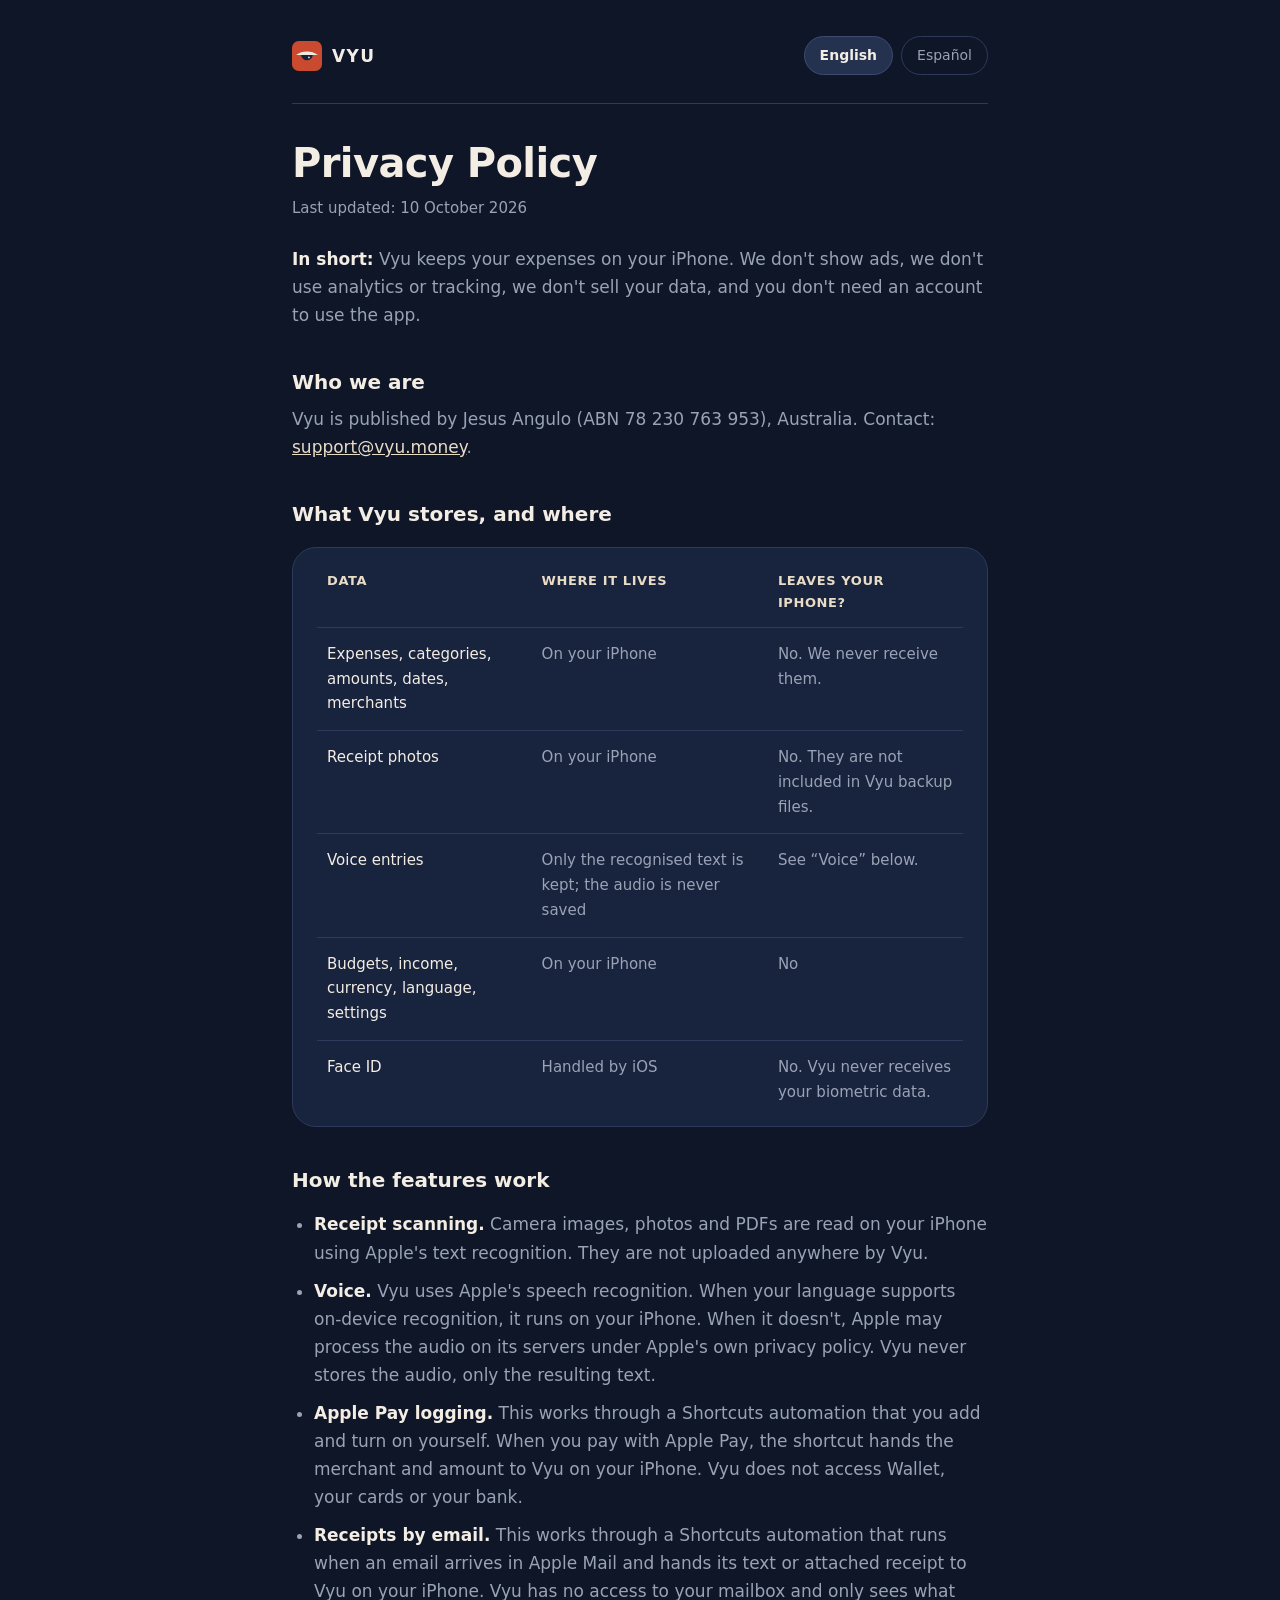
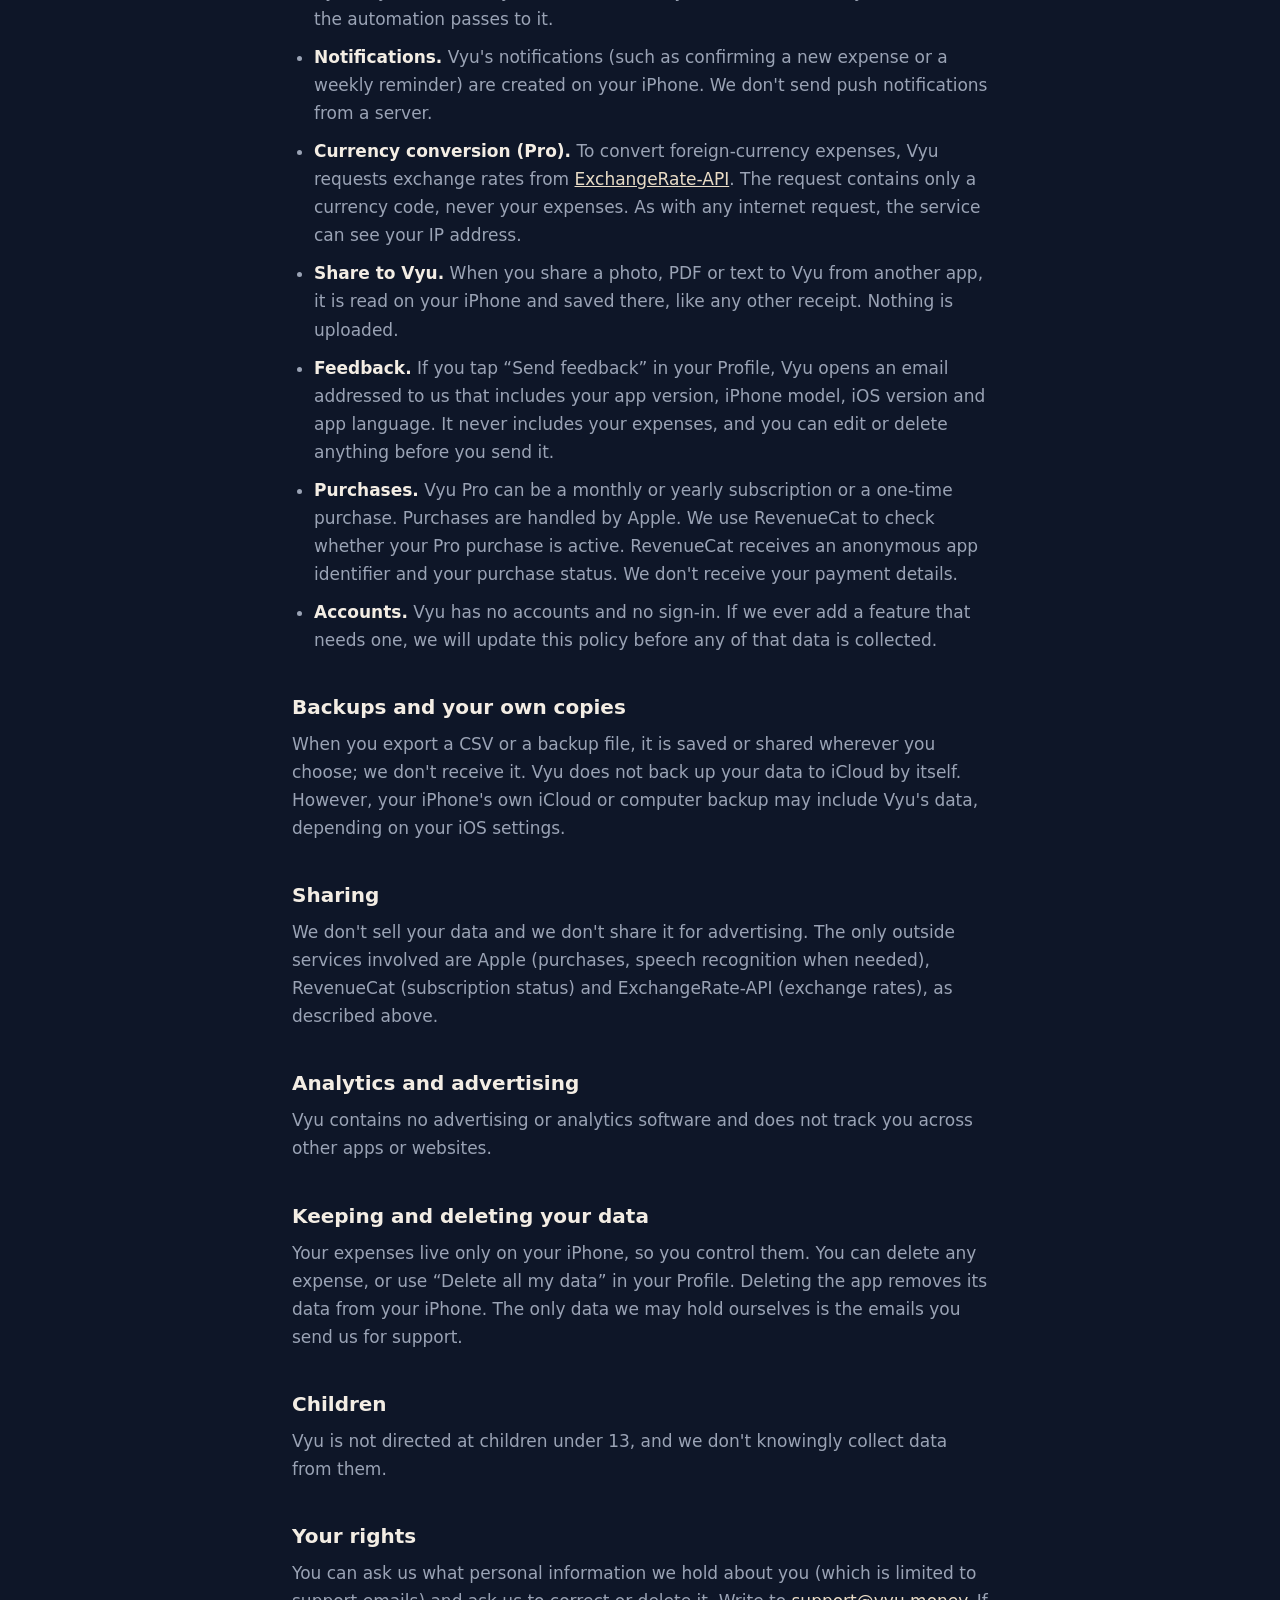
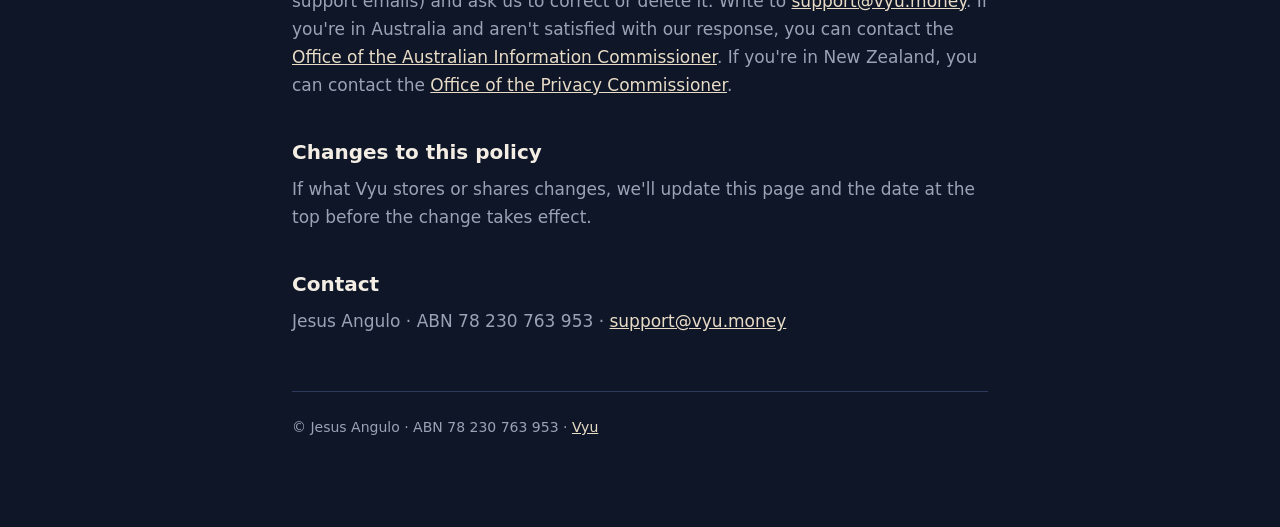
<file: privacy.html>
<!doctype html>
<html lang="en">
<head>
<meta charset="utf-8">
<meta name="viewport" content="width=device-width, initial-scale=1">
<title>Vyu — Privacy Policy / Política de Privacidad</title>
<meta name="description" content="Vyu privacy policy. Your expenses stay on your iPhone.">
<link rel="icon" href="/favicon.ico" sizes="any">
<link rel="icon" href="/icon.svg" type="image/svg+xml">
<link rel="apple-touch-icon" href="/apple-touch-icon.png">
<meta name="theme-color" content="#0e1628">
<style>
*, *::before, *::after { box-sizing: border-box; }
html { -webkit-text-size-adjust: 100%; }
body { margin: 0; background: #0e1628; color: #f3ede4; overflow-x: hidden;
  font: 17px/1.65 -apple-system, "SF Pro Text", system-ui, "Helvetica Neue", Arial, sans-serif; }
a { color: #e9dcc6; }
a:hover { color: #ffffff; }
:focus-visible { outline: 2px solid #d06a4c; outline-offset: 3px; border-radius: 4px; }
.wrap { max-width: 760px; margin: 0 auto; padding: 28px 32px 88px; }
header.top { display: flex; align-items: center; justify-content: space-between; gap: 16px;
  padding: 8px 0 28px; border-bottom: 1px solid #2c3a5c; margin-bottom: 36px; flex-wrap: wrap; }
.brand { display: flex; align-items: center; gap: 10px; text-decoration: none; }
.brand span { font-size: 17px; font-weight: 700; letter-spacing: 1.4px; color: #f3ede4; }
.lang { display: flex; gap: 8px; }
.lang button { font: inherit; font-size: 14px; padding: 7px 15px; border-radius: 999px;
  border: 1px solid #2c3a5c; background: transparent; color: #9aa3b5; cursor: pointer; }
.lang button:hover { color: #f3ede4; }
.lang button[aria-pressed="true"] { background: #24314f; border-color: #3d4c6e; color: #f3ede4; font-weight: 600; }
h1 { font-family: -apple-system, "SF Pro Display", system-ui, sans-serif;
  font-size: clamp(30px, 7vw, 40px); line-height: 1.15; font-weight: 700; letter-spacing: -0.6px;
  margin: 0 0 6px; color: #f3ede4; }
h2 { font-size: 20px; line-height: 26px; font-weight: 600; margin: 40px 0 10px; color: #f3ede4; }
p, li { margin: 10px 0; color: #9aa3b5; }
strong { color: #f3ede4; font-weight: 600; }
ul { padding-left: 22px; }
.meta { color: #9aa3b5; font-size: 15px; margin-bottom: 24px; }
.card { background: #18233d; border: 1px solid #2c3a5c; border-radius: 24px;
  padding: 8px 24px; margin: 20px 0; }
table { width: 100%; border-collapse: collapse; font-size: 15px; }
th, td { text-align: left; vertical-align: top; padding: 14px 10px; border-bottom: 1px solid #2c3a5c; color: #9aa3b5; }
th { color: #e9dcc6; font-weight: 600; font-size: 13px; letter-spacing: 0.6px; text-transform: uppercase; }
td:first-child { color: #f3ede4; }
tr:last-child td { border-bottom: 0; }
nav.links { display: grid; gap: 14px; margin: 28px 0; }
nav.links a { display: block; background: #18233d; border: 1px solid #2c3a5c; border-radius: 20px;
  padding: 18px 22px; text-decoration: none; color: #f3ede4; font-weight: 600; }
nav.links a:hover { border-color: #d06a4c; color: #f3ede4; }
nav.links a small { display: block; font-weight: 400; color: #9aa3b5; margin-top: 4px; }
footer { margin-top: 56px; padding-top: 24px; border-top: 1px solid #2c3a5c;
  color: #9aa3b5; font-size: 14px; }
[hidden] { display: none !important; }
@media (max-width: 480px) { .wrap { padding: 24px 16px 64px; } }
</style>
</head>
<body>
<div class="wrap">
<header class="top">
  <a class="brand" href="/"><svg viewBox="0 0 1024 1024" width="30" height="30" aria-hidden="true" style="display:block"><rect width="1024" height="1024" rx="230" fill="#CA4A2F"></rect><path d="M310 474 A 13990 13990 0 0 1 709 474 A 200 200 0 0 1 310 474 Z" fill="#16213A"></path><path d="M136 477 A 665.7 665.7 0 0 1 884 477 A 13990 13990 0 0 1 136 477 Z" fill="#EFE8DE"></path><circle cx="578" cy="561" r="30" fill="#EFE8DE"></circle></svg><span>VYU</span></a>
  <div class="lang" role="group" aria-label="Language / Idioma">
    <button type="button" data-set="en" aria-pressed="true">English</button>
    <button type="button" data-set="es" aria-pressed="false">Español</button>
  </div>
</header>

<main>
<!-- ============================ ENGLISH ============================ -->
<article data-l="en">
<h1>Privacy Policy</h1>
<p class="meta">Last updated: 10 October 2026</p>

<p><strong>In short:</strong> Vyu keeps your expenses on your iPhone. We don't show ads, we don't use analytics or tracking, we don't sell your data, and you don't need an account to use the app.</p>

<h2>Who we are</h2>
<p>Vyu is published by Jesus Angulo (ABN 78 230 763 953), Australia. Contact: <a href="mailto:support@vyu.money">support@vyu.money</a>.</p>

<h2>What Vyu stores, and where</h2>
<div class="card">
<table>
<tr><th>Data</th><th>Where it lives</th><th>Leaves your iPhone?</th></tr>
<tr><td>Expenses, categories, amounts, dates, merchants</td><td>On your iPhone</td><td>No. We never receive them.</td></tr>
<tr><td>Receipt photos</td><td>On your iPhone</td><td>No. They are not included in Vyu backup files.</td></tr>
<tr><td>Voice entries</td><td>Only the recognised text is kept; the audio is never saved</td><td>See “Voice” below.</td></tr>
<tr><td>Budgets, income, currency, language, settings</td><td>On your iPhone</td><td>No</td></tr>
<tr><td>Face ID</td><td>Handled by iOS</td><td>No. Vyu never receives your biometric data.</td></tr>
</table>
</div>

<h2>How the features work</h2>
<ul>
<li><strong>Receipt scanning.</strong> Camera images, photos and PDFs are read on your iPhone using Apple's text recognition. They are not uploaded anywhere by Vyu.</li>
<li><strong>Voice.</strong> Vyu uses Apple's speech recognition. When your language supports on-device recognition, it runs on your iPhone. When it doesn't, Apple may process the audio on its servers under Apple's own privacy policy. Vyu never stores the audio, only the resulting text.</li>
<li><strong>Apple Pay logging.</strong> This works through a Shortcuts automation that you add and turn on yourself. When you pay with Apple Pay, the shortcut hands the merchant and amount to Vyu on your iPhone. Vyu does not access Wallet, your cards or your bank.</li>
<li><strong>Receipts by email.</strong> This works through a Shortcuts automation that runs when an email arrives in Apple Mail and hands its text or attached receipt to Vyu on your iPhone. Vyu has no access to your mailbox and only sees what the automation passes to it.</li>
<li><strong>Notifications.</strong> Vyu's notifications (such as confirming a new expense or a weekly reminder) are created on your iPhone. We don't send push notifications from a server.</li>
<li><strong>Currency conversion (Pro).</strong> To convert foreign-currency expenses, Vyu requests exchange rates from <a href="https://www.exchangerate-api.com">ExchangeRate-API</a>. The request contains only a currency code, never your expenses. As with any internet request, the service can see your IP address.</li>
<li><strong>Share to Vyu.</strong> When you share a photo, PDF or text to Vyu from another app, it is read on your iPhone and saved there, like any other receipt. Nothing is uploaded.</li>
<li><strong>Feedback.</strong> If you tap “Send feedback” in your Profile, Vyu opens an email addressed to us that includes your app version, iPhone model, iOS version and app language. It never includes your expenses, and you can edit or delete anything before you send it.</li>
<li><strong>Purchases.</strong> Vyu Pro can be a monthly or yearly subscription or a one-time purchase. Purchases are handled by Apple. We use RevenueCat to check whether your Pro purchase is active. RevenueCat receives an anonymous app identifier and your purchase status. We don't receive your payment details.</li>
<li><strong>Accounts.</strong> Vyu has no accounts and no sign-in. If we ever add a feature that needs one, we will update this policy before any of that data is collected.</li>
</ul>

<h2>Backups and your own copies</h2>
<p>When you export a CSV or a backup file, it is saved or shared wherever you choose; we don't receive it. Vyu does not back up your data to iCloud by itself. However, your iPhone's own iCloud or computer backup may include Vyu's data, depending on your iOS settings.</p>

<h2>Sharing</h2>
<p>We don't sell your data and we don't share it for advertising. The only outside services involved are Apple (purchases, speech recognition when needed), RevenueCat (subscription status) and ExchangeRate-API (exchange rates), as described above.</p>

<h2>Analytics and advertising</h2>
<p>Vyu contains no advertising or analytics software and does not track you across other apps or websites.</p>

<h2>Keeping and deleting your data</h2>
<p>Your expenses live only on your iPhone, so you control them. You can delete any expense, or use “Delete all my data” in your Profile. Deleting the app removes its data from your iPhone. The only data we may hold ourselves is the emails you send us for support.</p>

<h2>Children</h2>
<p>Vyu is not directed at children under 13, and we don't knowingly collect data from them.</p>

<h2>Your rights</h2>
<p>You can ask us what personal information we hold about you (which is limited to support emails) and ask us to correct or delete it. Write to <a href="mailto:support@vyu.money">support@vyu.money</a>. If you're in Australia and aren't satisfied with our response, you can contact the <a href="https://www.oaic.gov.au">Office of the Australian Information Commissioner</a>. If you're in New Zealand, you can contact the <a href="https://www.privacy.org.nz">Office of the Privacy Commissioner</a>.</p>

<h2>Changes to this policy</h2>
<p>If what Vyu stores or shares changes, we'll update this page and the date at the top before the change takes effect.</p>

<h2>Contact</h2>
<p>Jesus Angulo · ABN 78 230 763 953 · <a href="mailto:support@vyu.money">support@vyu.money</a></p>
</article>

<!-- ============================ ESPAÑOL ============================ -->
<article data-l="es" hidden>
<h1>Política de Privacidad</h1>
<p class="meta">Última actualización: 10 de octubre de 2026</p>

<p><strong>En resumen:</strong> Vyu guarda tus gastos en tu iPhone. No mostramos publicidad, no usamos analítica ni rastreo, no vendemos tus datos y no necesitas una cuenta para usar la app.</p>

<h2>Quiénes somos</h2>
<p>Vyu es publicada por Jesus Angulo (ABN 78 230 763 953), Australia. Contacto: <a href="mailto:support@vyu.money">support@vyu.money</a>.</p>

<h2>Qué guarda Vyu y dónde</h2>
<div class="card">
<table>
<tr><th>Dato</th><th>Dónde vive</th><th>¿Sale de tu iPhone?</th></tr>
<tr><td>Gastos, categorías, montos, fechas y comercios</td><td>En tu iPhone</td><td>No. Nunca los recibimos.</td></tr>
<tr><td>Fotos de recibos</td><td>En tu iPhone</td><td>No. No se incluyen en los archivos de respaldo de Vyu.</td></tr>
<tr><td>Gastos por voz</td><td>Solo se guarda el texto reconocido; el audio nunca se guarda</td><td>Ver “Voz” más abajo.</td></tr>
<tr><td>Presupuestos, ingresos, moneda, idioma y ajustes</td><td>En tu iPhone</td><td>No</td></tr>
<tr><td>Face ID</td><td>Lo maneja iOS</td><td>No. Vyu nunca recibe tus datos biométricos.</td></tr>
</table>
</div>

<h2>Cómo funcionan las funciones</h2>
<ul>
<li><strong>Escaneo de recibos.</strong> Las imágenes de la cámara, las fotos y los PDF se leen en tu iPhone con el reconocimiento de texto de Apple. Vyu no los sube a ningún lado.</li>
<li><strong>Voz.</strong> Vyu usa el reconocimiento de voz de Apple. Cuando tu idioma permite reconocer en el dispositivo, se hace en tu iPhone. Cuando no, Apple puede procesar el audio en sus servidores según su propia política de privacidad. Vyu nunca guarda el audio, solo el texto resultante.</li>
<li><strong>Pagos con el iPhone (Apple Pay).</strong> Funciona con una automatización de Atajos que tú agregas y activas. Cuando pagas con Apple Pay, el atajo entrega el comercio y el monto a Vyu dentro de tu iPhone. Vyu no accede a Wallet, a tus tarjetas ni a tu banco.</li>
<li><strong>Recibos por correo.</strong> Funciona con una automatización de Atajos que se ejecuta cuando llega un correo a Apple Mail y entrega su texto o el recibo adjunto a Vyu dentro de tu iPhone. Vyu no tiene acceso a tu buzón; solo ve lo que la automatización le pasa.</li>
<li><strong>Notificaciones.</strong> Las notificaciones de Vyu (como confirmar un gasto nuevo o el recordatorio semanal) se crean en tu iPhone. No enviamos notificaciones desde un servidor.</li>
<li><strong>Conversión de moneda (Pro).</strong> Para convertir gastos en otra moneda, Vyu pide tasas de cambio a <a href="https://www.exchangerate-api.com">ExchangeRate-API</a>. La solicitud solo contiene un código de moneda, nunca tus gastos. Como en cualquier solicitud de internet, el servicio puede ver tu dirección IP.</li>
<li><strong>Compartir a Vyu.</strong> Cuando compartes una foto, un PDF o un texto a Vyu desde otra app, se lee en tu iPhone y se guarda allí, como cualquier otro recibo. No se sube nada.</li>
<li><strong>Comentarios.</strong> Si tocas “Enviar comentarios” en tu Perfil, Vyu abre un correo dirigido a nosotros con la versión de la app, el modelo de tu iPhone, la versión de iOS y el idioma de la app. Nunca incluye tus gastos, y puedes editar o borrar lo que quieras antes de enviarlo.</li>
<li><strong>Compras.</strong> Vyu Pro puede ser una suscripción mensual o anual, o una compra única. Las compras las maneja Apple. Usamos RevenueCat para comprobar si tu compra de Pro está activa. RevenueCat recibe un identificador anónimo de la app y el estado de tu compra. No recibimos tus datos de pago.</li>
<li><strong>Cuentas.</strong> Vyu no tiene cuentas ni inicio de sesión. Si algún día agregamos una función que lo necesite, actualizaremos esta política antes de recopilar cualquier dato.</li>
</ul>

<h2>Respaldos y tus propias copias</h2>
<p>Cuando exportas un CSV o un respaldo, se guarda o comparte donde tú elijas; nosotros no lo recibimos. Vyu no respalda tus datos en iCloud por sí misma. Sin embargo, el respaldo de iCloud o del computador de tu iPhone puede incluir los datos de Vyu, según tus ajustes de iOS.</p>

<h2>Con quién compartimos</h2>
<p>No vendemos tus datos ni los compartimos con fines publicitarios. Los únicos servicios externos son Apple (compras y reconocimiento de voz cuando hace falta), RevenueCat (estado de la suscripción) y ExchangeRate-API (tasas de cambio), como se describe arriba.</p>

<h2>Analítica y publicidad</h2>
<p>Vyu no contiene software de publicidad ni de analítica y no te rastrea en otras apps o sitios web.</p>

<h2>Conservación y borrado</h2>
<p>Tus gastos viven solo en tu iPhone, así que tú los controlas. Puedes borrar cualquier gasto o usar “Borrar todos mis datos” en tu Perfil. Al desinstalar la app, sus datos se eliminan de tu iPhone. Lo único que podemos conservar nosotros son los correos que nos envíes para pedir soporte.</p>

<h2>Menores</h2>
<p>Vyu no está dirigida a menores de 13 años y no recopilamos datos de ellos a sabiendas.</p>

<h2>Tus derechos</h2>
<p>Puedes preguntarnos qué información personal tenemos sobre ti (limitada a los correos de soporte) y pedir que la corrijamos o borremos. Escribe a <a href="mailto:support@vyu.money">support@vyu.money</a>. Si estás en Australia y no quedas conforme con nuestra respuesta, puedes acudir a la <a href="https://www.oaic.gov.au">Office of the Australian Information Commissioner</a>. Si estás en Nueva Zelanda, puedes acudir a la <a href="https://www.privacy.org.nz">Office of the Privacy Commissioner</a>.</p>

<h2>Cambios a esta política</h2>
<p>Si cambia lo que Vyu guarda o comparte, actualizaremos esta página y la fecha de arriba antes de que el cambio entre en vigor.</p>

<h2>Contacto</h2>
<p>Jesus Angulo · ABN 78 230 763 953 · <a href="mailto:support@vyu.money">support@vyu.money</a></p>
</article>
</main>

<footer>© Jesus Angulo · ABN 78 230 763 953 · <a href="/">Vyu</a></footer>
</div>
<script>
(function(){
  var saved=null;try{saved=localStorage.getItem('vyu-lang')}catch(e){}
  var nav=(navigator.language||'en').slice(0,2).toLowerCase();
  var hash=location.hash.replace('#','');
  var lang=(hash==='es'||hash==='en')?hash:(saved||(nav==='es'?'es':'en'));
  function apply(l){
    document.documentElement.lang=l;
    document.querySelectorAll('[data-l]').forEach(function(el){el.hidden=el.getAttribute('data-l')!==l});
    document.querySelectorAll('.lang button').forEach(function(b){b.setAttribute('aria-pressed',b.getAttribute('data-set')===l?'true':'false')});
    try{localStorage.setItem('vyu-lang',l)}catch(e){}
  }
  document.querySelectorAll('.lang button').forEach(function(b){b.addEventListener('click',function(){apply(b.getAttribute('data-set'))})});
  apply(lang);
})();
</script>
</body>
</html>
</file>
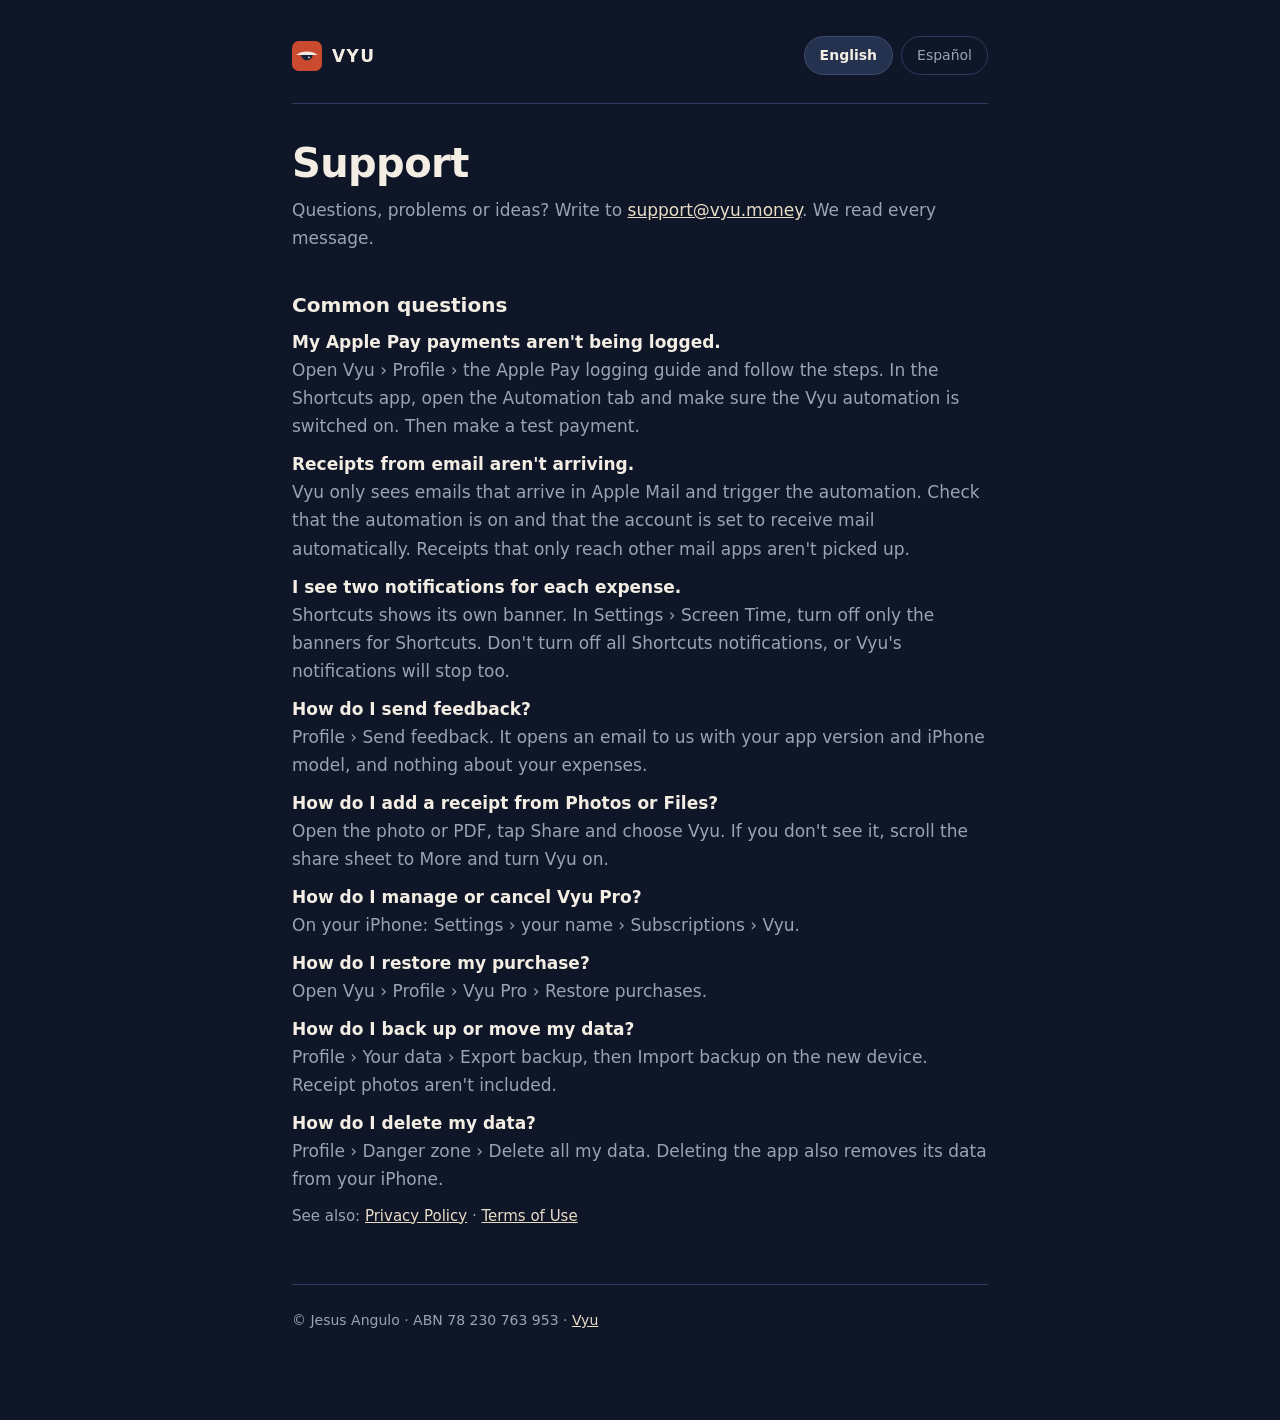
<file: support.html>
<!doctype html>
<html lang="en">
<head>
<meta charset="utf-8">
<meta name="viewport" content="width=device-width, initial-scale=1">
<title>Vyu — Support / Soporte</title>
<meta name="description" content="Vyu support and frequently asked questions.">
<link rel="icon" href="/favicon.ico" sizes="any">
<link rel="icon" href="/icon.svg" type="image/svg+xml">
<link rel="apple-touch-icon" href="/apple-touch-icon.png">
<meta name="theme-color" content="#0e1628">
<style>
*, *::before, *::after { box-sizing: border-box; }
html { -webkit-text-size-adjust: 100%; }
body { margin: 0; background: #0e1628; color: #f3ede4; overflow-x: hidden;
  font: 17px/1.65 -apple-system, "SF Pro Text", system-ui, "Helvetica Neue", Arial, sans-serif; }
a { color: #e9dcc6; }
a:hover { color: #ffffff; }
:focus-visible { outline: 2px solid #d06a4c; outline-offset: 3px; border-radius: 4px; }
.wrap { max-width: 760px; margin: 0 auto; padding: 28px 32px 88px; }
header.top { display: flex; align-items: center; justify-content: space-between; gap: 16px;
  padding: 8px 0 28px; border-bottom: 1px solid #2c3a5c; margin-bottom: 36px; flex-wrap: wrap; }
.brand { display: flex; align-items: center; gap: 10px; text-decoration: none; }
.brand span { font-size: 17px; font-weight: 700; letter-spacing: 1.4px; color: #f3ede4; }
.lang { display: flex; gap: 8px; }
.lang button { font: inherit; font-size: 14px; padding: 7px 15px; border-radius: 999px;
  border: 1px solid #2c3a5c; background: transparent; color: #9aa3b5; cursor: pointer; }
.lang button:hover { color: #f3ede4; }
.lang button[aria-pressed="true"] { background: #24314f; border-color: #3d4c6e; color: #f3ede4; font-weight: 600; }
h1 { font-family: -apple-system, "SF Pro Display", system-ui, sans-serif;
  font-size: clamp(30px, 7vw, 40px); line-height: 1.15; font-weight: 700; letter-spacing: -0.6px;
  margin: 0 0 6px; color: #f3ede4; }
h2 { font-size: 20px; line-height: 26px; font-weight: 600; margin: 40px 0 10px; color: #f3ede4; }
p, li { margin: 10px 0; color: #9aa3b5; }
strong { color: #f3ede4; font-weight: 600; }
ul { padding-left: 22px; }
.meta { color: #9aa3b5; font-size: 15px; margin-bottom: 24px; }
.card { background: #18233d; border: 1px solid #2c3a5c; border-radius: 24px;
  padding: 8px 24px; margin: 20px 0; }
table { width: 100%; border-collapse: collapse; font-size: 15px; }
th, td { text-align: left; vertical-align: top; padding: 14px 10px; border-bottom: 1px solid #2c3a5c; color: #9aa3b5; }
th { color: #e9dcc6; font-weight: 600; font-size: 13px; letter-spacing: 0.6px; text-transform: uppercase; }
td:first-child { color: #f3ede4; }
tr:last-child td { border-bottom: 0; }
nav.links { display: grid; gap: 14px; margin: 28px 0; }
nav.links a { display: block; background: #18233d; border: 1px solid #2c3a5c; border-radius: 20px;
  padding: 18px 22px; text-decoration: none; color: #f3ede4; font-weight: 600; }
nav.links a:hover { border-color: #d06a4c; color: #f3ede4; }
nav.links a small { display: block; font-weight: 400; color: #9aa3b5; margin-top: 4px; }
footer { margin-top: 56px; padding-top: 24px; border-top: 1px solid #2c3a5c;
  color: #9aa3b5; font-size: 14px; }
[hidden] { display: none !important; }
@media (max-width: 480px) { .wrap { padding: 24px 16px 64px; } }
</style>
</head>
<body>
<div class="wrap">
<header class="top">
  <a class="brand" href="/"><svg viewBox="0 0 1024 1024" width="30" height="30" aria-hidden="true" style="display:block"><rect width="1024" height="1024" rx="230" fill="#CA4A2F"></rect><path d="M310 474 A 13990 13990 0 0 1 709 474 A 200 200 0 0 1 310 474 Z" fill="#16213A"></path><path d="M136 477 A 665.7 665.7 0 0 1 884 477 A 13990 13990 0 0 1 136 477 Z" fill="#EFE8DE"></path><circle cx="578" cy="561" r="30" fill="#EFE8DE"></circle></svg><span>VYU</span></a>
  <div class="lang" role="group" aria-label="Language / Idioma">
    <button type="button" data-set="en" aria-pressed="true">English</button>
    <button type="button" data-set="es" aria-pressed="false">Español</button>
  </div>
</header>

<main>
<article data-l="en">
<h1>Support</h1>
<p>Questions, problems or ideas? Write to <a href="mailto:support@vyu.money">support@vyu.money</a>. We read every message.</p>

<h2>Common questions</h2>
<p><strong>My Apple Pay payments aren't being logged.</strong><br>
Open Vyu › Profile › the Apple Pay logging guide and follow the steps. In the Shortcuts app, open the Automation tab and make sure the Vyu automation is switched on. Then make a test payment.</p>

<p><strong>Receipts from email aren't arriving.</strong><br>
Vyu only sees emails that arrive in Apple Mail and trigger the automation. Check that the automation is on and that the account is set to receive mail automatically. Receipts that only reach other mail apps aren't picked up.</p>

<p><strong>I see two notifications for each expense.</strong><br>
Shortcuts shows its own banner. In Settings › Screen Time, turn off only the banners for Shortcuts. Don't turn off all Shortcuts notifications, or Vyu's notifications will stop too.</p>

<p><strong>How do I send feedback?</strong><br>
Profile › Send feedback. It opens an email to us with your app version and iPhone model, and nothing about your expenses.</p>

<p><strong>How do I add a receipt from Photos or Files?</strong><br>
Open the photo or PDF, tap Share and choose Vyu. If you don't see it, scroll the share sheet to More and turn Vyu on.</p>

<p><strong>How do I manage or cancel Vyu Pro?</strong><br>
On your iPhone: Settings › your name › Subscriptions › Vyu.</p>

<p><strong>How do I restore my purchase?</strong><br>
Open Vyu › Profile › Vyu Pro › Restore purchases.</p>

<p><strong>How do I back up or move my data?</strong><br>
Profile › Your data › Export backup, then Import backup on the new device. Receipt photos aren't included.</p>

<p><strong>How do I delete my data?</strong><br>
Profile › Danger zone › Delete all my data. Deleting the app also removes its data from your iPhone.</p>

<p class="meta">See also: <a href="privacy.html#en">Privacy Policy</a> · <a href="terms.html#en">Terms of Use</a></p>
</article>

<article data-l="es" hidden>
<h1>Soporte</h1>
<p>¿Preguntas, problemas o ideas? Escribe a <a href="mailto:support@vyu.money">support@vyu.money</a>. Leemos todos los mensajes.</p>

<h2>Preguntas frecuentes</h2>
<p><strong>Mis pagos con Apple Pay no se registran.</strong><br>
Abre Vyu › Perfil › la guía de pagos con el iPhone y sigue los pasos. En la app Atajos, entra a la pestaña Automatización y comprueba que la automatización de Vyu esté encendida. Luego haz un pago de prueba.</p>

<p><strong>Los recibos del correo no llegan.</strong><br>
Vyu solo ve los correos que llegan a Apple Mail y activan la automatización. Comprueba que la automatización esté encendida y que la cuenta reciba el correo automáticamente. Los recibos que solo llegan a otras apps de correo no se detectan.</p>

<p><strong>Me llegan dos notificaciones por cada gasto.</strong><br>
Atajos muestra su propio aviso. En Ajustes › Tiempo en pantalla, apaga solo los banners de Atajos. No apagues todas las notificaciones de Atajos, o dejarán de llegar también las de Vyu.</p>

<p><strong>¿Cómo envío comentarios?</strong><br>
Perfil › Enviar comentarios. Abre un correo para nosotros con la versión de la app y el modelo de tu iPhone, y nada de tus gastos.</p>

<p><strong>¿Cómo agrego un recibo desde Fotos o Archivos?</strong><br>
Abre la foto o el PDF, toca Compartir y elige Vyu. Si no la ves, desliza la hoja de compartir hasta Más y activa Vyu.</p>

<p><strong>¿Cómo administro o cancelo Vyu Pro?</strong><br>
En tu iPhone: Ajustes › tu nombre › Suscripciones › Vyu.</p>

<p><strong>¿Cómo restauro mi compra?</strong><br>
Abre Vyu › Perfil › Vyu Pro › Restaurar compras.</p>

<p><strong>¿Cómo respaldo o muevo mis datos?</strong><br>
Perfil › Tus datos › Exportar respaldo, y luego Importar respaldo en el dispositivo nuevo. Las fotos de recibos no se incluyen.</p>

<p><strong>¿Cómo borro mis datos?</strong><br>
Perfil › Zona de peligro › Borrar todos mis datos. Al desinstalar la app, también se eliminan sus datos del iPhone.</p>

<p class="meta">Ver también: <a href="privacy.html#es">Política de Privacidad</a> · <a href="terms.html#es">Términos de Uso</a></p>
</article>
</main>

<footer>© Jesus Angulo · ABN 78 230 763 953 · <a href="/">Vyu</a></footer>
</div>
<script>
(function(){
  var saved=null;try{saved=localStorage.getItem('vyu-lang')}catch(e){}
  var nav=(navigator.language||'en').slice(0,2).toLowerCase();
  var hash=location.hash.replace('#','');
  var lang=(hash==='es'||hash==='en')?hash:(saved||(nav==='es'?'es':'en'));
  function apply(l){
    document.documentElement.lang=l;
    document.querySelectorAll('[data-l]').forEach(function(el){el.hidden=el.getAttribute('data-l')!==l});
    document.querySelectorAll('.lang button').forEach(function(b){b.setAttribute('aria-pressed',b.getAttribute('data-set')===l?'true':'false')});
    try{localStorage.setItem('vyu-lang',l)}catch(e){}
  }
  document.querySelectorAll('.lang button').forEach(function(b){b.addEventListener('click',function(){apply(b.getAttribute('data-set'))})});
  apply(lang);
})();
</script>
</body>
</html>
</file>
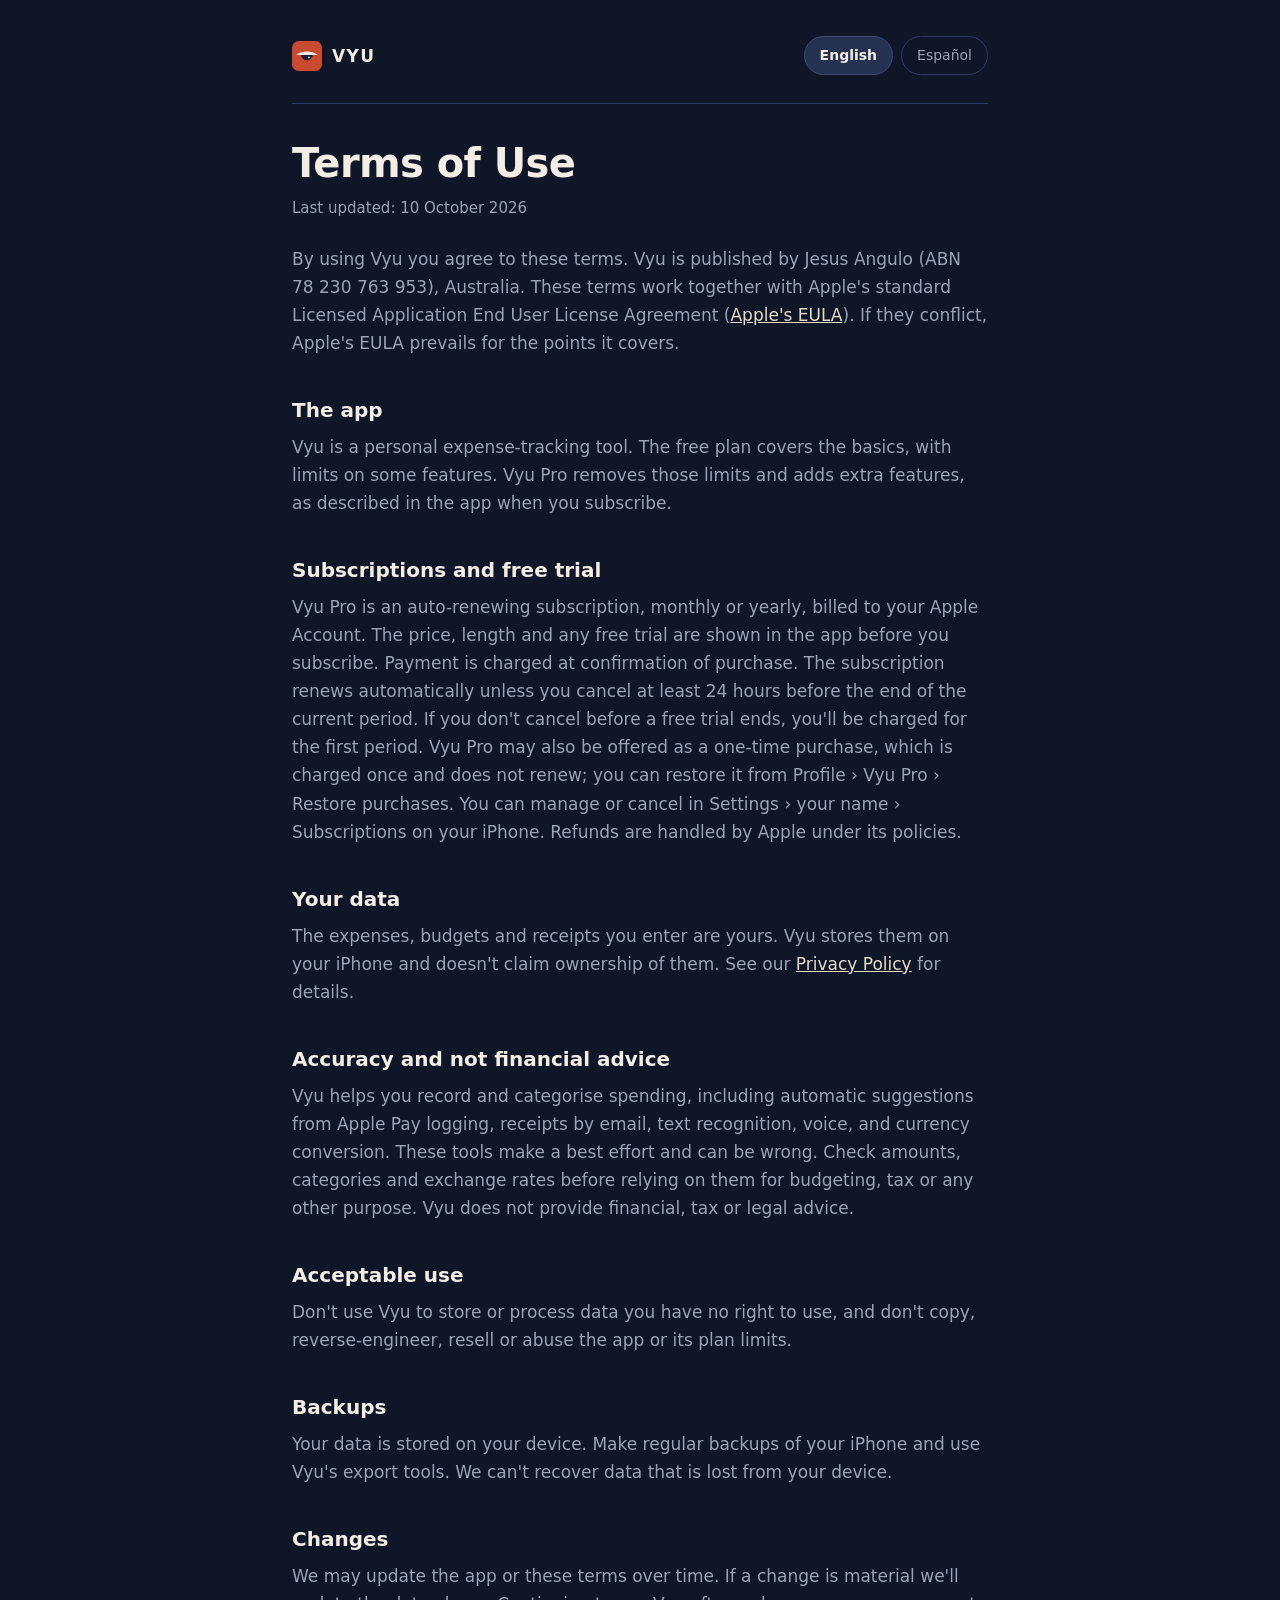
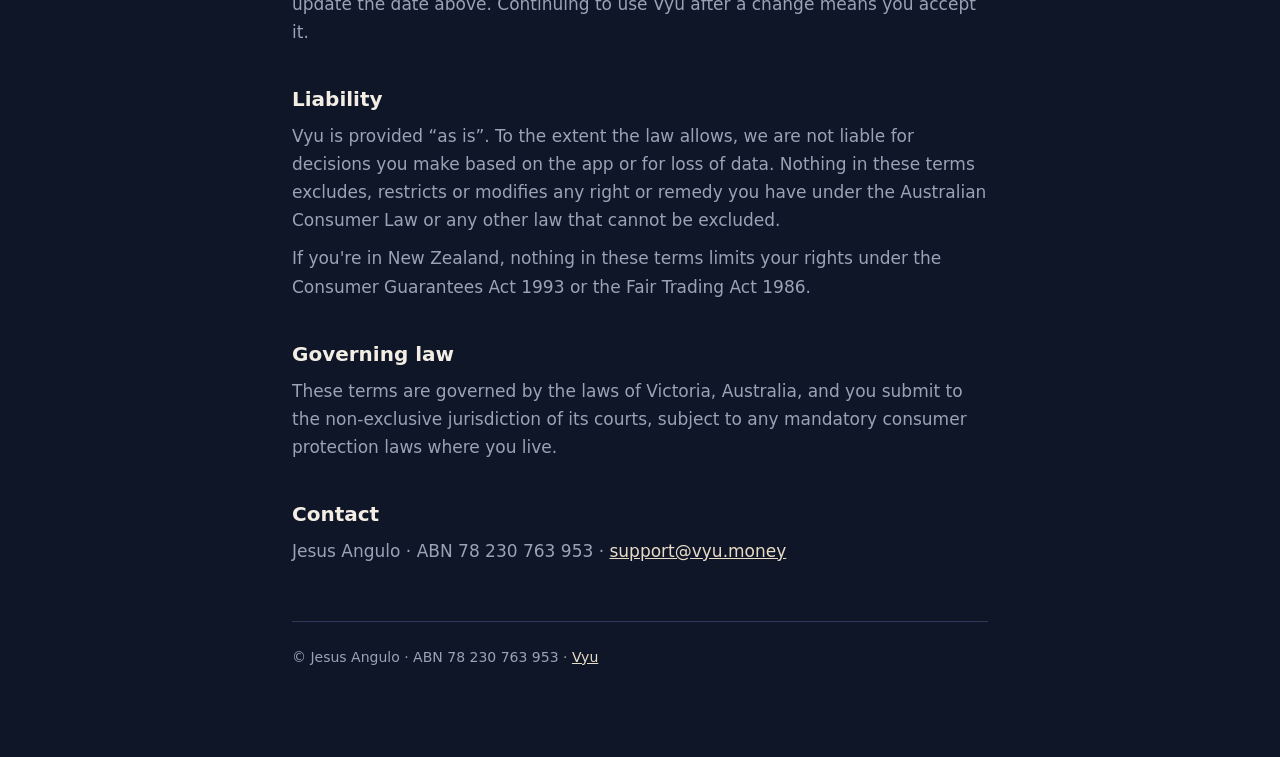
<file: terms.html>
<!doctype html>
<html lang="en">
<head>
<meta charset="utf-8">
<meta name="viewport" content="width=device-width, initial-scale=1">
<title>Vyu — Terms of Use / Términos de Uso</title>
<meta name="description" content="Vyu terms of use.">
<link rel="icon" href="/favicon.ico" sizes="any">
<link rel="icon" href="/icon.svg" type="image/svg+xml">
<link rel="apple-touch-icon" href="/apple-touch-icon.png">
<meta name="theme-color" content="#0e1628">
<style>
*, *::before, *::after { box-sizing: border-box; }
html { -webkit-text-size-adjust: 100%; }
body { margin: 0; background: #0e1628; color: #f3ede4; overflow-x: hidden;
  font: 17px/1.65 -apple-system, "SF Pro Text", system-ui, "Helvetica Neue", Arial, sans-serif; }
a { color: #e9dcc6; }
a:hover { color: #ffffff; }
:focus-visible { outline: 2px solid #d06a4c; outline-offset: 3px; border-radius: 4px; }
.wrap { max-width: 760px; margin: 0 auto; padding: 28px 32px 88px; }
header.top { display: flex; align-items: center; justify-content: space-between; gap: 16px;
  padding: 8px 0 28px; border-bottom: 1px solid #2c3a5c; margin-bottom: 36px; flex-wrap: wrap; }
.brand { display: flex; align-items: center; gap: 10px; text-decoration: none; }
.brand span { font-size: 17px; font-weight: 700; letter-spacing: 1.4px; color: #f3ede4; }
.lang { display: flex; gap: 8px; }
.lang button { font: inherit; font-size: 14px; padding: 7px 15px; border-radius: 999px;
  border: 1px solid #2c3a5c; background: transparent; color: #9aa3b5; cursor: pointer; }
.lang button:hover { color: #f3ede4; }
.lang button[aria-pressed="true"] { background: #24314f; border-color: #3d4c6e; color: #f3ede4; font-weight: 600; }
h1 { font-family: -apple-system, "SF Pro Display", system-ui, sans-serif;
  font-size: clamp(30px, 7vw, 40px); line-height: 1.15; font-weight: 700; letter-spacing: -0.6px;
  margin: 0 0 6px; color: #f3ede4; }
h2 { font-size: 20px; line-height: 26px; font-weight: 600; margin: 40px 0 10px; color: #f3ede4; }
p, li { margin: 10px 0; color: #9aa3b5; }
strong { color: #f3ede4; font-weight: 600; }
ul { padding-left: 22px; }
.meta { color: #9aa3b5; font-size: 15px; margin-bottom: 24px; }
.card { background: #18233d; border: 1px solid #2c3a5c; border-radius: 24px;
  padding: 8px 24px; margin: 20px 0; }
table { width: 100%; border-collapse: collapse; font-size: 15px; }
th, td { text-align: left; vertical-align: top; padding: 14px 10px; border-bottom: 1px solid #2c3a5c; color: #9aa3b5; }
th { color: #e9dcc6; font-weight: 600; font-size: 13px; letter-spacing: 0.6px; text-transform: uppercase; }
td:first-child { color: #f3ede4; }
tr:last-child td { border-bottom: 0; }
nav.links { display: grid; gap: 14px; margin: 28px 0; }
nav.links a { display: block; background: #18233d; border: 1px solid #2c3a5c; border-radius: 20px;
  padding: 18px 22px; text-decoration: none; color: #f3ede4; font-weight: 600; }
nav.links a:hover { border-color: #d06a4c; color: #f3ede4; }
nav.links a small { display: block; font-weight: 400; color: #9aa3b5; margin-top: 4px; }
footer { margin-top: 56px; padding-top: 24px; border-top: 1px solid #2c3a5c;
  color: #9aa3b5; font-size: 14px; }
[hidden] { display: none !important; }
@media (max-width: 480px) { .wrap { padding: 24px 16px 64px; } }
</style>
</head>
<body>
<div class="wrap">
<header class="top">
  <a class="brand" href="/"><svg viewBox="0 0 1024 1024" width="30" height="30" aria-hidden="true" style="display:block"><rect width="1024" height="1024" rx="230" fill="#CA4A2F"></rect><path d="M310 474 A 13990 13990 0 0 1 709 474 A 200 200 0 0 1 310 474 Z" fill="#16213A"></path><path d="M136 477 A 665.7 665.7 0 0 1 884 477 A 13990 13990 0 0 1 136 477 Z" fill="#EFE8DE"></path><circle cx="578" cy="561" r="30" fill="#EFE8DE"></circle></svg><span>VYU</span></a>
  <div class="lang" role="group" aria-label="Language / Idioma">
    <button type="button" data-set="en" aria-pressed="true">English</button>
    <button type="button" data-set="es" aria-pressed="false">Español</button>
  </div>
</header>

<main>
<!-- ============================ ENGLISH ============================ -->
<article data-l="en">
<h1>Terms of Use</h1>
<p class="meta">Last updated: 10 October 2026</p>

<p>By using Vyu you agree to these terms. Vyu is published by Jesus Angulo (ABN 78 230 763 953), Australia. These terms work together with Apple's standard Licensed Application End User License Agreement (<a href="https://www.apple.com/legal/internet-services/itunes/dev/stdeula/">Apple's EULA</a>). If they conflict, Apple's EULA prevails for the points it covers.</p>

<h2>The app</h2>
<p>Vyu is a personal expense-tracking tool. The free plan covers the basics, with limits on some features. Vyu Pro removes those limits and adds extra features, as described in the app when you subscribe.</p>

<h2>Subscriptions and free trial</h2>
<p>Vyu Pro is an auto-renewing subscription, monthly or yearly, billed to your Apple Account. The price, length and any free trial are shown in the app before you subscribe. Payment is charged at confirmation of purchase. The subscription renews automatically unless you cancel at least 24 hours before the end of the current period. If you don't cancel before a free trial ends, you'll be charged for the first period. Vyu Pro may also be offered as a one-time purchase, which is charged once and does not renew; you can restore it from Profile › Vyu Pro › Restore purchases. You can manage or cancel in Settings › your name › Subscriptions on your iPhone. Refunds are handled by Apple under its policies.</p>

<h2>Your data</h2>
<p>The expenses, budgets and receipts you enter are yours. Vyu stores them on your iPhone and doesn't claim ownership of them. See our <a href="privacy.html#en">Privacy Policy</a> for details.</p>

<h2>Accuracy and not financial advice</h2>
<p>Vyu helps you record and categorise spending, including automatic suggestions from Apple Pay logging, receipts by email, text recognition, voice, and currency conversion. These tools make a best effort and can be wrong. Check amounts, categories and exchange rates before relying on them for budgeting, tax or any other purpose. Vyu does not provide financial, tax or legal advice.</p>

<h2>Acceptable use</h2>
<p>Don't use Vyu to store or process data you have no right to use, and don't copy, reverse-engineer, resell or abuse the app or its plan limits.</p>

<h2>Backups</h2>
<p>Your data is stored on your device. Make regular backups of your iPhone and use Vyu's export tools. We can't recover data that is lost from your device.</p>

<h2>Changes</h2>
<p>We may update the app or these terms over time. If a change is material we'll update the date above. Continuing to use Vyu after a change means you accept it.</p>

<h2>Liability</h2>
<p>Vyu is provided “as is”. To the extent the law allows, we are not liable for decisions you make based on the app or for loss of data. Nothing in these terms excludes, restricts or modifies any right or remedy you have under the Australian Consumer Law or any other law that cannot be excluded.</p>

<p>If you're in New Zealand, nothing in these terms limits your rights under the Consumer Guarantees Act 1993 or the Fair Trading Act 1986.</p>

<h2>Governing law</h2>
<p>These terms are governed by the laws of Victoria, Australia, and you submit to the non-exclusive jurisdiction of its courts, subject to any mandatory consumer protection laws where you live.</p>

<h2>Contact</h2>
<p>Jesus Angulo · ABN 78 230 763 953 · <a href="mailto:support@vyu.money">support@vyu.money</a></p>
</article>

<!-- ============================ ESPAÑOL ============================ -->
<article data-l="es" hidden>
<h1>Términos de Uso</h1>
<p class="meta">Última actualización: 10 de octubre de 2026</p>

<p>Al usar Vyu aceptas estos términos. Vyu es publicada por Jesus Angulo (ABN 78 230 763 953), Australia. Estos términos funcionan junto con el Contrato de Licencia de Usuario Final estándar de Apple (<a href="https://www.apple.com/legal/internet-services/itunes/dev/stdeula/">EULA de Apple</a>). Si hay conflicto, prevalece el EULA de Apple en los puntos que cubre.</p>

<h2>La app</h2>
<p>Vyu es una herramienta personal de control de gastos. El plan gratis cubre lo básico, con límites en algunas funciones. Vyu Pro quita esos límites y agrega funciones extra, como se describe en la app al suscribirte.</p>

<h2>Suscripciones y prueba gratis</h2>
<p>Vyu Pro es una suscripción de renovación automática, mensual o anual, cobrada a tu cuenta de Apple. El precio, la duración y cualquier prueba gratis se muestran en la app antes de suscribirte. El pago se cobra al confirmar la compra. La suscripción se renueva automáticamente salvo que la canceles al menos 24 horas antes de que termine el periodo actual. Si no cancelas antes de que termine la prueba gratis, se te cobrará el primer periodo. Puedes administrarla o cancelarla en Ajustes › tu nombre › Suscripciones en tu iPhone. Los reembolsos los maneja Apple según sus políticas.</p>

<h2>Tus datos</h2>
<p>Los gastos, presupuestos y recibos que ingresas son tuyos. Vyu los guarda en tu iPhone y no reclama propiedad sobre ellos. Consulta nuestra <a href="privacy.html#es">Política de Privacidad</a> para más detalles.</p>

<h2>Precisión y no es asesoría financiera</h2>
<p>Vyu te ayuda a registrar y categorizar gastos, incluyendo sugerencias automáticas de los pagos con Apple Pay, los recibos por correo, el reconocimiento de texto, la voz y la conversión de moneda. Estas herramientas hacen su mejor esfuerzo y pueden equivocarse. Revisa montos, categorías y tasas de cambio antes de usarlos para presupuestar, declarar impuestos o cualquier otro fin. Vyu no ofrece asesoría financiera, fiscal ni legal.</p>

<h2>Uso aceptable</h2>
<p>No uses Vyu para guardar o procesar datos que no tengas derecho a usar, y no copies, hagas ingeniería inversa, revendas ni abuses de la app o de los límites de los planes.</p>

<h2>Respaldos</h2>
<p>Tus datos están en tu dispositivo. Haz respaldos periódicos de tu iPhone y usa las herramientas de exportación de Vyu. No podemos recuperar datos que se pierdan de tu dispositivo.</p>

<h2>Cambios</h2>
<p>Podemos actualizar la app o estos términos con el tiempo. Si el cambio es importante, actualizaremos la fecha de arriba. Seguir usando Vyu después de un cambio significa que lo aceptas.</p>

<h2>Responsabilidad</h2>
<p>Vyu se entrega “tal cual”. Hasta donde lo permita la ley, no somos responsables de decisiones que tomes con base en la app ni de la pérdida de datos. Nada en estos términos excluye, restringe ni modifica los derechos o recursos que tengas bajo la Ley del Consumidor de Australia (Australian Consumer Law) u otra ley que no se pueda excluir.</p>

<p>Si estás en Nueva Zelanda, nada en estos términos limita tus derechos bajo la Consumer Guarantees Act 1993 ni la Fair Trading Act 1986.</p>

<h2>Ley aplicable</h2>
<p>Estos términos se rigen por las leyes de Victoria, Australia, y te sometes a la jurisdicción no exclusiva de sus tribunales, sin perjuicio de las leyes obligatorias de protección al consumidor del lugar donde vives.</p>

<h2>Contacto</h2>
<p>Jesus Angulo · ABN 78 230 763 953 · <a href="mailto:support@vyu.money">support@vyu.money</a></p>
</article>
</main>

<footer>© Jesus Angulo · ABN 78 230 763 953 · <a href="/">Vyu</a></footer>
</div>
<script>
(function(){
  var saved=null;try{saved=localStorage.getItem('vyu-lang')}catch(e){}
  var nav=(navigator.language||'en').slice(0,2).toLowerCase();
  var hash=location.hash.replace('#','');
  var lang=(hash==='es'||hash==='en')?hash:(saved||(nav==='es'?'es':'en'));
  function apply(l){
    document.documentElement.lang=l;
    document.querySelectorAll('[data-l]').forEach(function(el){el.hidden=el.getAttribute('data-l')!==l});
    document.querySelectorAll('.lang button').forEach(function(b){b.setAttribute('aria-pressed',b.getAttribute('data-set')===l?'true':'false')});
    try{localStorage.setItem('vyu-lang',l)}catch(e){}
  }
  document.querySelectorAll('.lang button').forEach(function(b){b.addEventListener('click',function(){apply(b.getAttribute('data-set'))})});
  apply(lang);
})();
</script>
</body>
</html>
</file>
